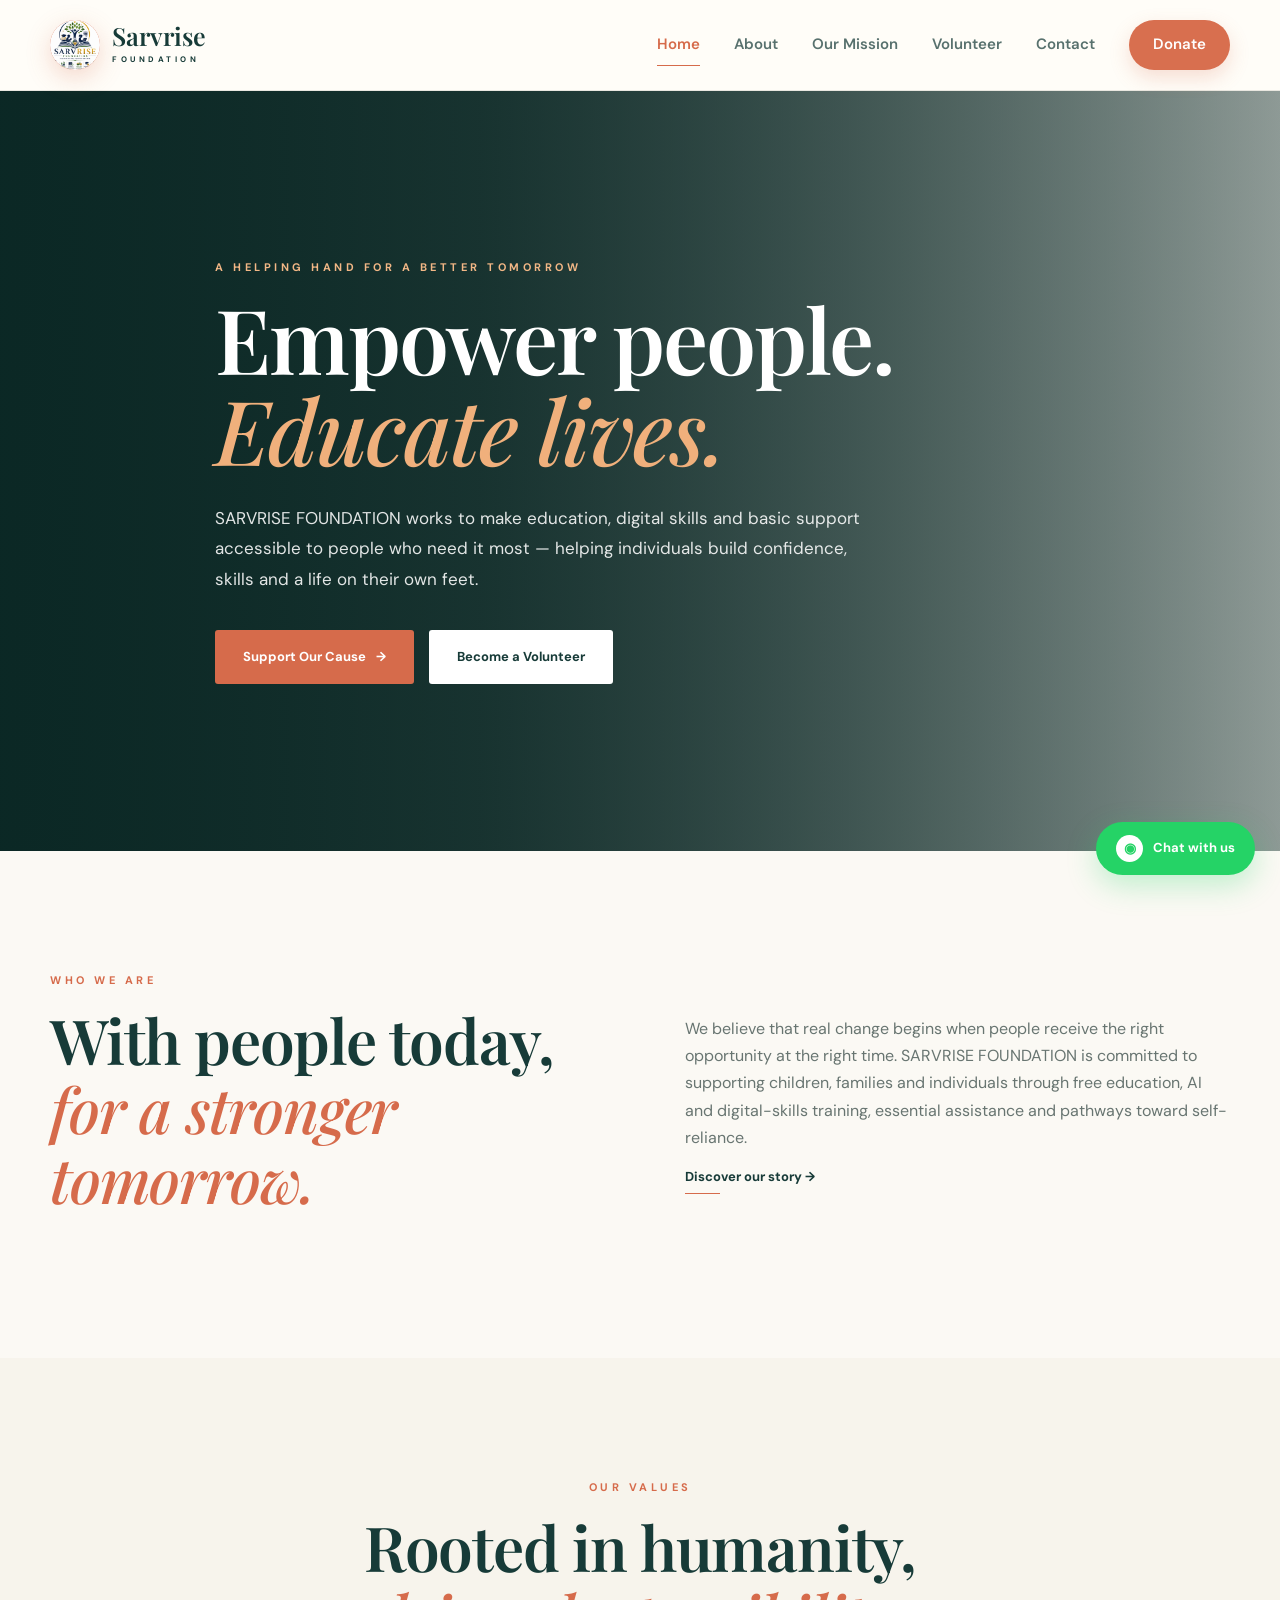
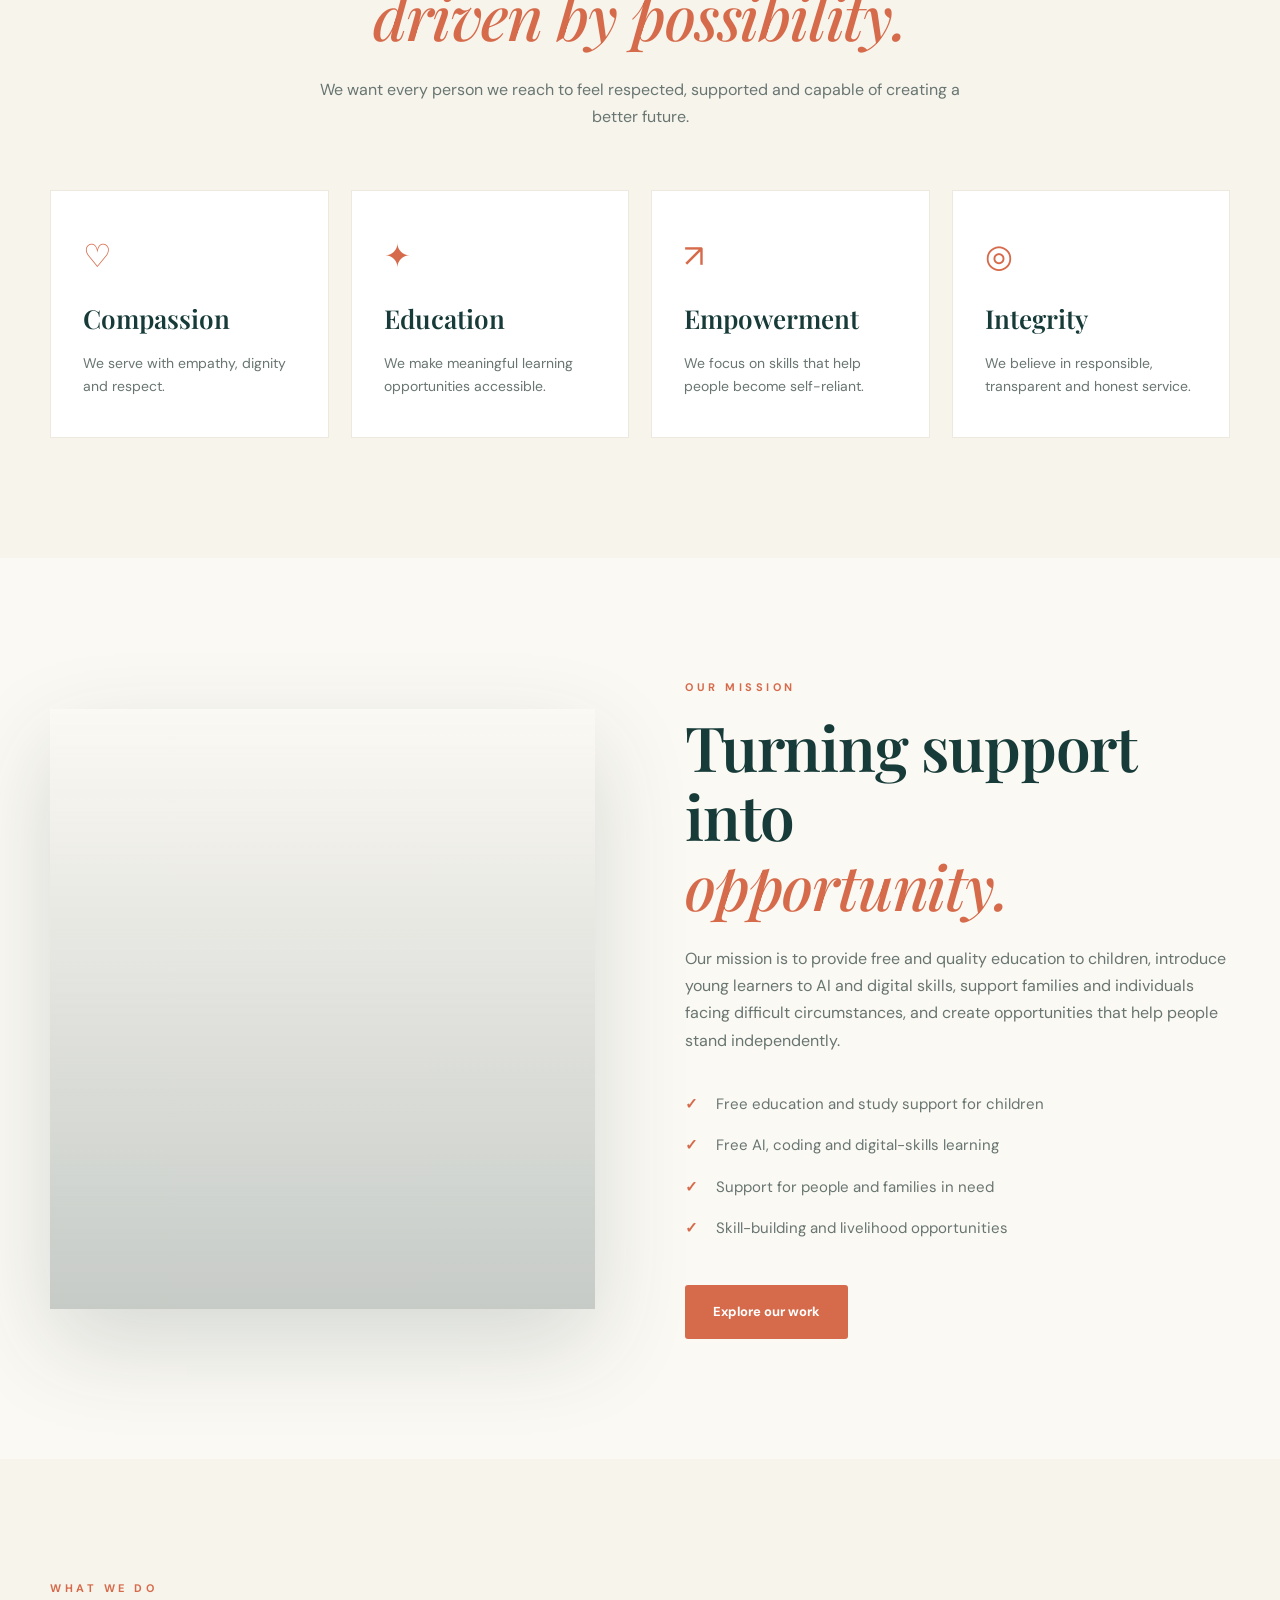
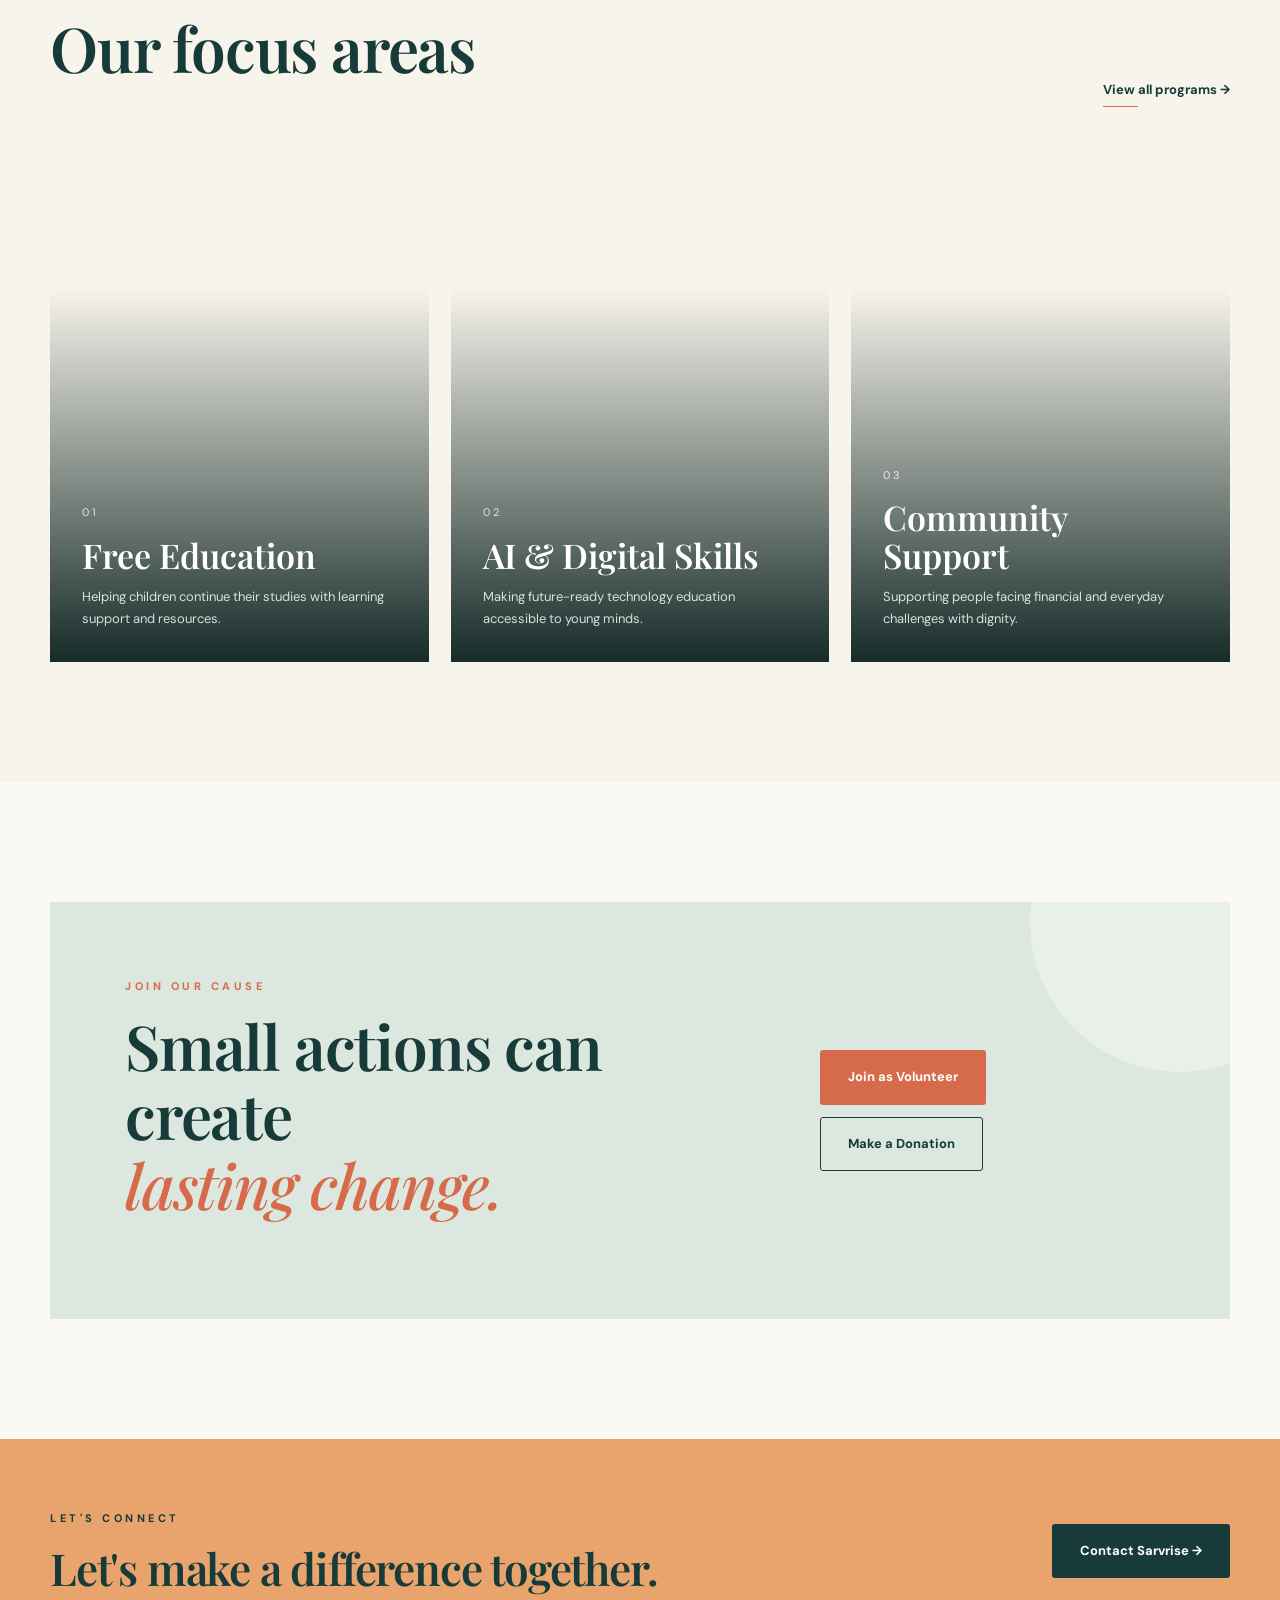
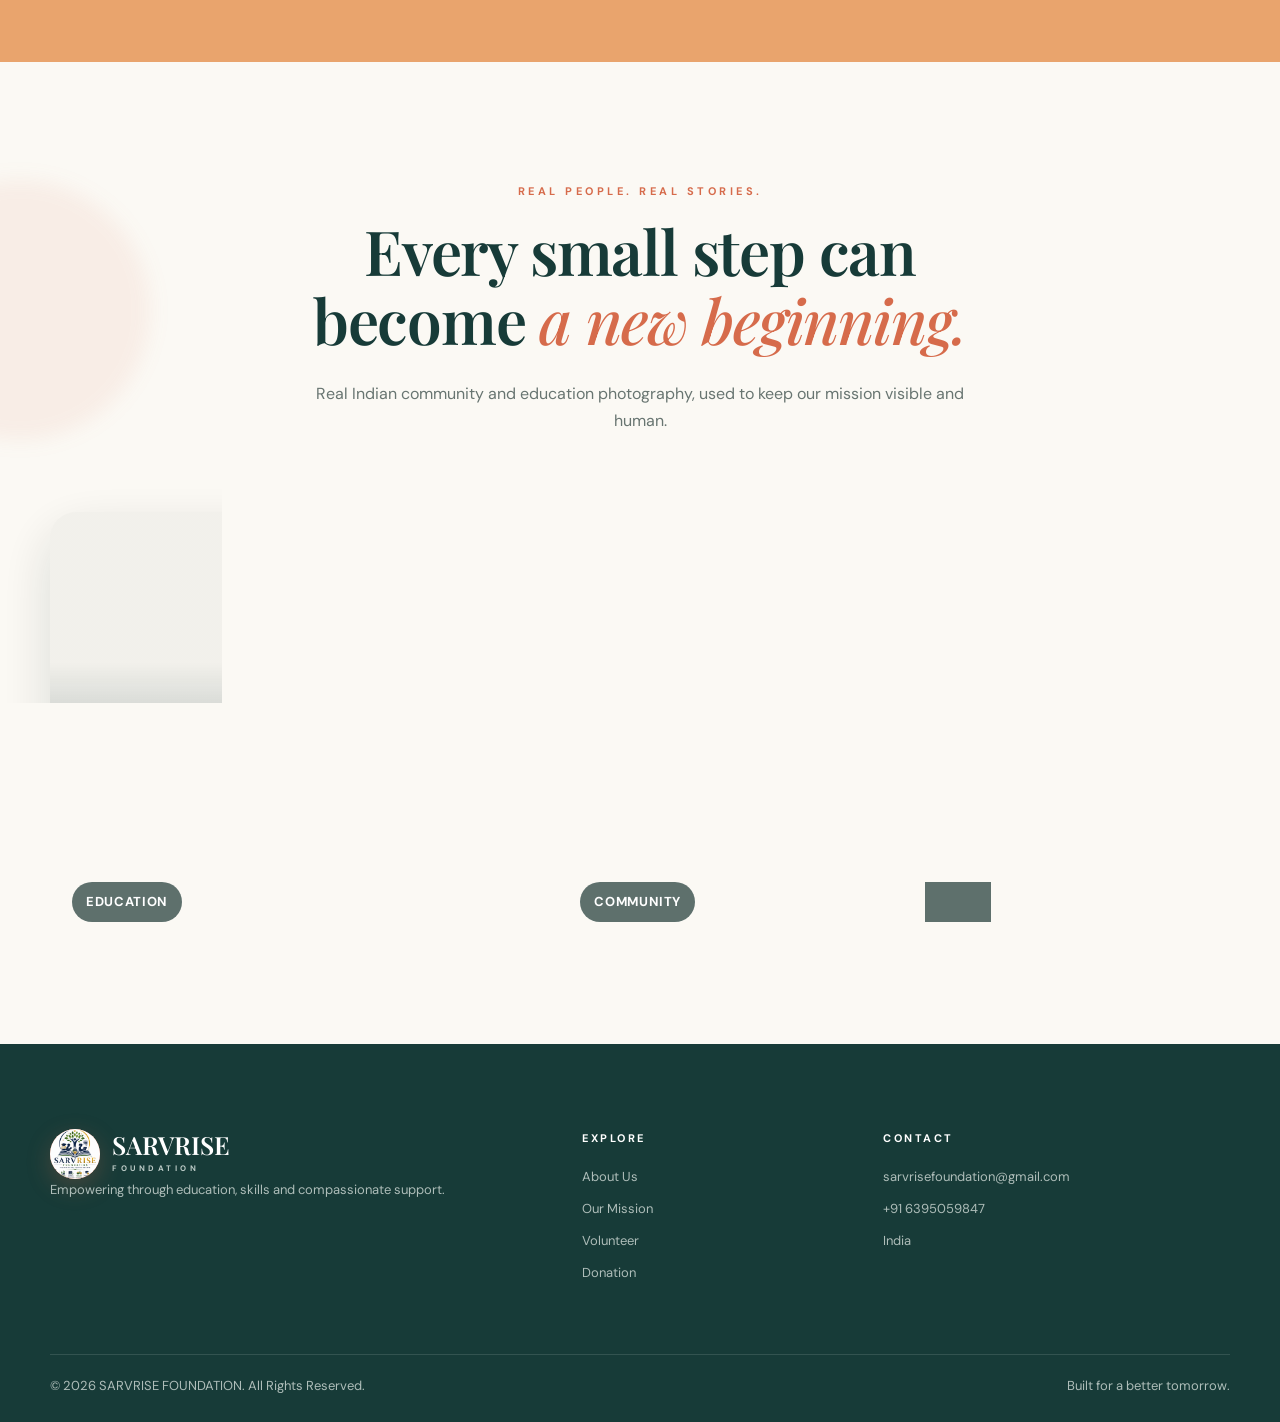
<file: index.html>
<!DOCTYPE html>
<html lang="en">
<head>
  <meta charset="UTF-8">
  <meta name="viewport" content="width=device-width, initial-scale=1.0">
  <meta name="description" content="SARVRISE FOUNDATION - Free education, AI education, livelihood support and help for people in need.">
  <title>SARVRISE FOUNDATION | Empower. Educate. Rise.</title>
  <link rel="preconnect" href="https://fonts.googleapis.com">
  <link rel="preconnect" href="https://fonts.gstatic.com" crossorigin>
  <link href="https://fonts.googleapis.com/css2?family=DM+Sans:wght@400;500;600;700&family=Playfair+Display:wght@500;600;700&display=swap" rel="stylesheet">
  <link rel="stylesheet" href="styles.css">
</head>
<body>
<header class="site-header" id="top">
  <div class="container nav-wrap">
    <a class="brand" href="index.html">
      <span class="brand-mark">
    <img src="assets/sarvrise-logo.png" alt="Sarvrise Foundation Logo">
</span>
      <span><strong>Sarvrise</strong><small>FOUNDATION</small></span>
    </a>
    <button class="menu-btn" aria-label="Open menu">☰</button>
    <nav class="nav">
      <a class="active" href="index.html">Home</a>
      <a href="about.html">About</a>
      <a href="programs.html">Our Mission</a>
      <a href="volunteer.html">Volunteer</a>
      <a href="contact.html">Contact</a>
      <a class="nav-donate" href="donate.html">Donate</a>
    </nav>
  </div>
</header>

<main>
<section class="hero">
  <div class="hero-overlay"></div>
  <div class="container hero-content">
    <p class="eyebrow">A helping hand for a better tomorrow</p>
    <h1>Empower people.<br><em>Educate lives.</em></h1>
    <p class="hero-copy">SARVRISE FOUNDATION works to make education, digital skills and basic support accessible to people who need it most — helping individuals build confidence, skills and a life on their own feet.</p>
    <div class="hero-actions">
      <a class="btn btn-primary" href="donate.html">Support Our Cause <span>→</span></a>
      <a class="btn btn-light" href="volunteer.html">Become a Volunteer</a>
    </div>
  </div>
</section>

<section class="intro section">
  <div class="container two-col">
    <div>
      <p class="eyebrow">Who we are</p>
      <h2>With people today,<br><em>for a stronger tomorrow.</em></h2>
    </div>
    <div>
      <p>We believe that real change begins when people receive the right opportunity at the right time. SARVRISE FOUNDATION is committed to supporting children, families and individuals through free education, AI and digital-skills training, essential assistance and pathways toward self-reliance.</p>
      <a class="text-link" href="about.html">Discover our story <span>→</span></a>
    </div>
  </div>
</section>

<section class="value section soft">
  <div class="container">
    <div class="section-heading centered">
      <p class="eyebrow">Our values</p>
      <h2>Rooted in humanity,<br><em>driven by possibility.</em></h2>
      <p>We want every person we reach to feel respected, supported and capable of creating a better future.</p>
    </div>
    <div class="cards four">
      <article class="card"><div class="icon">♡</div><h3>Compassion</h3><p>We serve with empathy, dignity and respect.</p></article>
      <article class="card"><div class="icon">✦</div><h3>Education</h3><p>We make meaningful learning opportunities accessible.</p></article>
      <article class="card"><div class="icon">↗</div><h3>Empowerment</h3><p>We focus on skills that help people become self-reliant.</p></article>
      <article class="card"><div class="icon">◎</div><h3>Integrity</h3><p>We believe in responsible, transparent and honest service.</p></article>
    </div>
  </div>
</section>

<section class="mission section">
  <div class="container two-col image-layout">
    <div class="photo photo-one" role="img" aria-label="Children learning"></div>
    <div class="mission-copy">
      <p class="eyebrow">Our mission</p>
      <h2>Turning support into<br><em>opportunity.</em></h2>
      <p>Our mission is to provide free and quality education to children, introduce young learners to AI and digital skills, support families and individuals facing difficult circumstances, and create opportunities that help people stand independently.</p>
      <ul class="check-list">
        <li>Free education and study support for children</li>
        <li>Free AI, coding and digital-skills learning</li>
        <li>Support for people and families in need</li>
        <li>Skill-building and livelihood opportunities</li>
      </ul>
      <a class="btn btn-primary" href="programs.html">Explore our work</a>
    </div>
  </div>
</section>

<section class="project section soft">
  <div class="container">
    <div class="section-heading">
      <div><p class="eyebrow">What we do</p><h2>Our focus areas</h2></div>
      <a class="text-link" href="programs.html">View all programs →</a>
    </div>
    <div class="project-grid">
      <article class="project-card project-education"><div class="project-info"><span>01</span><h3>Free Education</h3><p>Helping children continue their studies with learning support and resources.</p></div></article>
      <article class="project-card project-ai"><div class="project-info"><span>02</span><h3>AI & Digital Skills</h3><p>Making future-ready technology education accessible to young minds.</p></div></article>
      <article class="project-card project-support"><div class="project-info"><span>03</span><h3>Community Support</h3><p>Supporting people facing financial and everyday challenges with dignity.</p></div></article>
    </div>
  </div>
</section>

<section class="cta section">
  <div class="container cta-box">
    <div><p class="eyebrow">Join our cause</p><h2>Small actions can create<br><em>lasting change.</em></h2></div>
    <div class="cta-actions"><a class="btn btn-primary" href="volunteer.html">Join as Volunteer</a><a class="btn btn-outline" href="donate.html">Make a Donation</a></div>
  </div>
</section>

<section class="contact-strip">
  <div class="container contact-strip-inner">
    <div><p class="eyebrow">Let's connect</p><h2>Let's make a difference together.</h2></div>
    <a class="btn btn-dark" href="contact.html">Contact Sarvrise →</a>
  </div>
</section>
<section class="impact-gallery section">
  <div class="container">
    <div class="section-heading centered">
      <p class="eyebrow">Real people. Real stories.</p>
      <h2>Every small step can become <em>a new beginning.</em></h2>
      <p>Real Indian community and education photography, used to keep our mission visible and human.</p>
    </div>
    <div class="impact-gallery-grid">
      <figure class="impact-photo impact-photo-1"><span>Education</span></figure>
      <figure class="impact-photo impact-photo-2"><span>Community</span></figure>
      <figure class="impact-photo impact-photo-3"><span>Hope</span></figure>
    </div>
  </div>
</section>

</main>

<footer class="footer">
  <div class="container footer-grid">
    <div><a class="brand brand-footer" href="index.html"><span class="brand-mark">
    <img src="assets/sarvrise-logo.png" alt="Sarvrise Foundation Logo">
</span><span><strong>SARVRISE</strong><small>FOUNDATION</small></span></a><p>Empowering through education, skills and compassionate support.</p></div>
    <div><h4>Explore</h4><a href="about.html">About Us</a><a href="programs.html">Our Mission</a><a href="volunteer.html">Volunteer</a><a href="donate.html">Donation</a></div>
    <div><h4>Contact</h4><a href="mailto:sarvrisefoundation@gmail.com">sarvrisefoundation@gmail.com</a><a href="tel:+916395059847">+91 6395059847</a><span>India</span></div>
  </div>
  <div class="container copyright"><span>© 2026 SARVRISE FOUNDATION. All Rights Reserved.</span><span>Built for a better tomorrow.</span></div>
</footer>
<script src="script.js"></script>
</body>
</html>
</file>
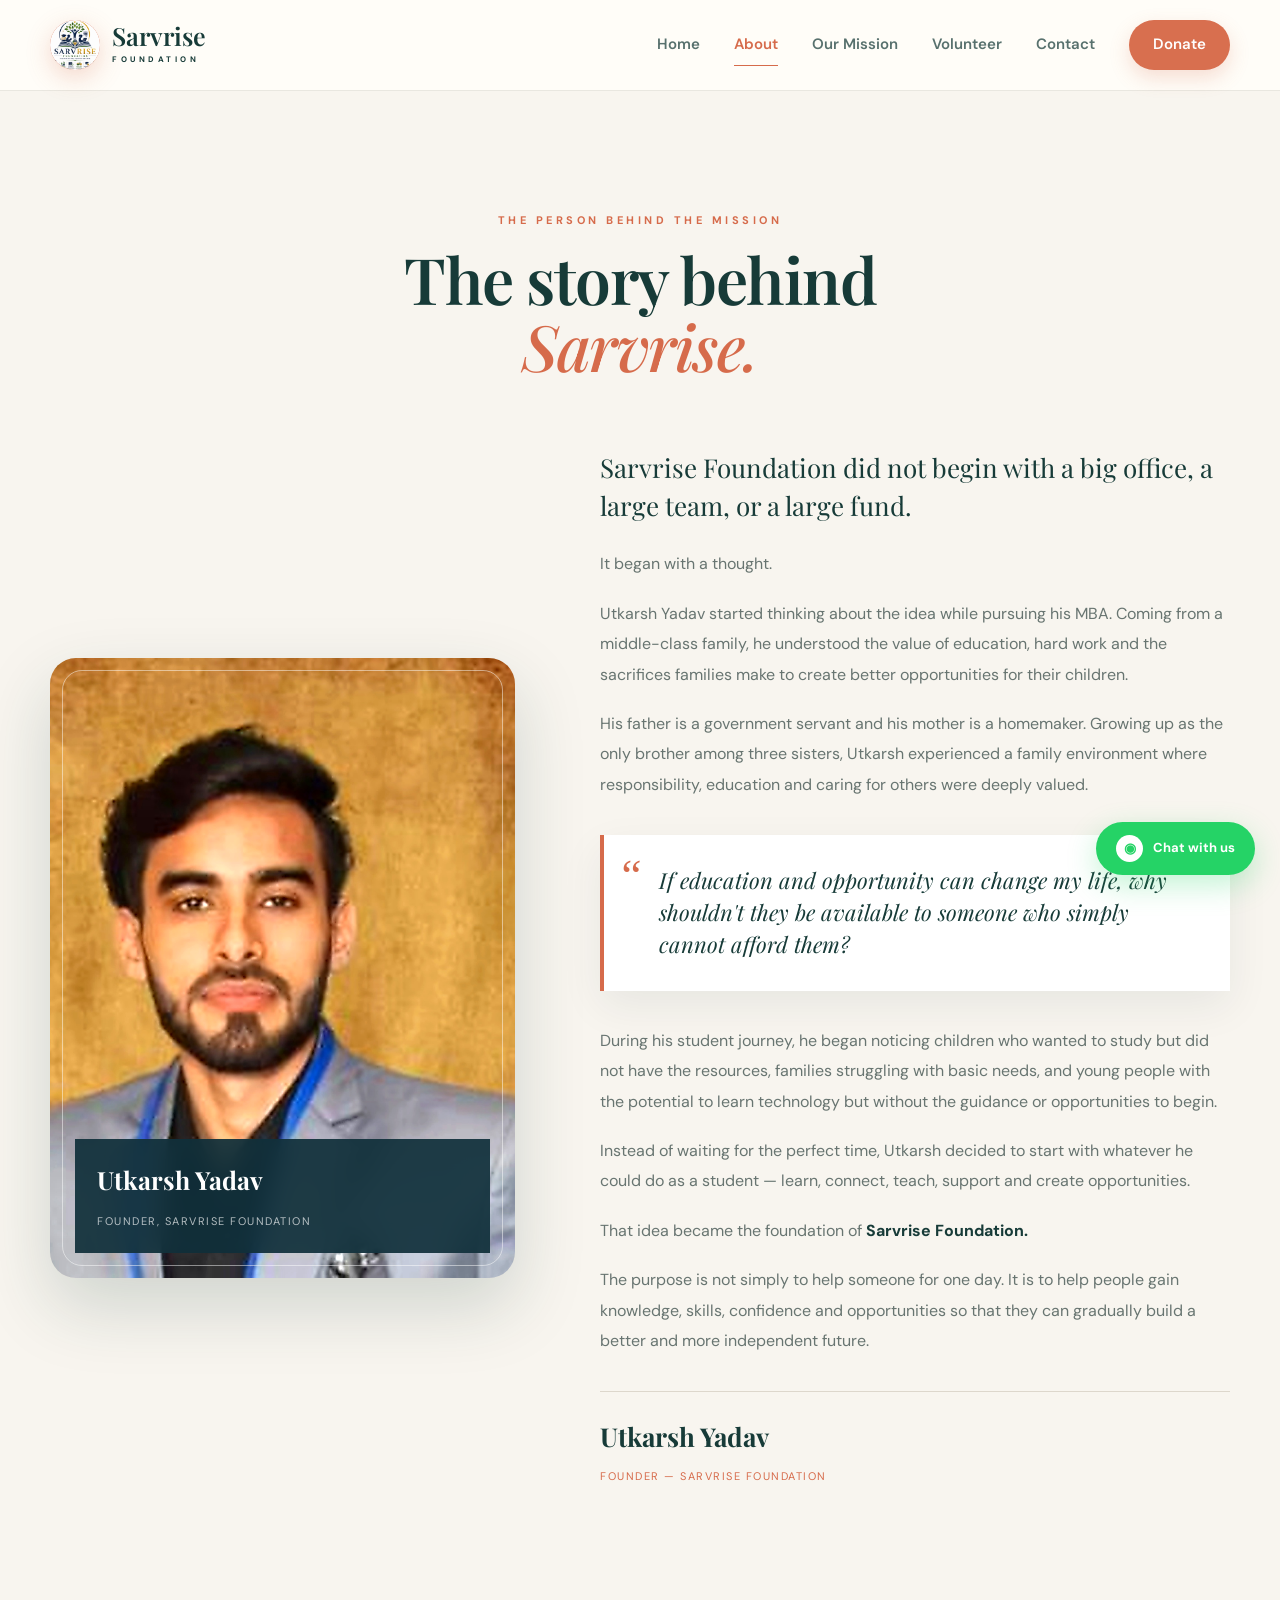
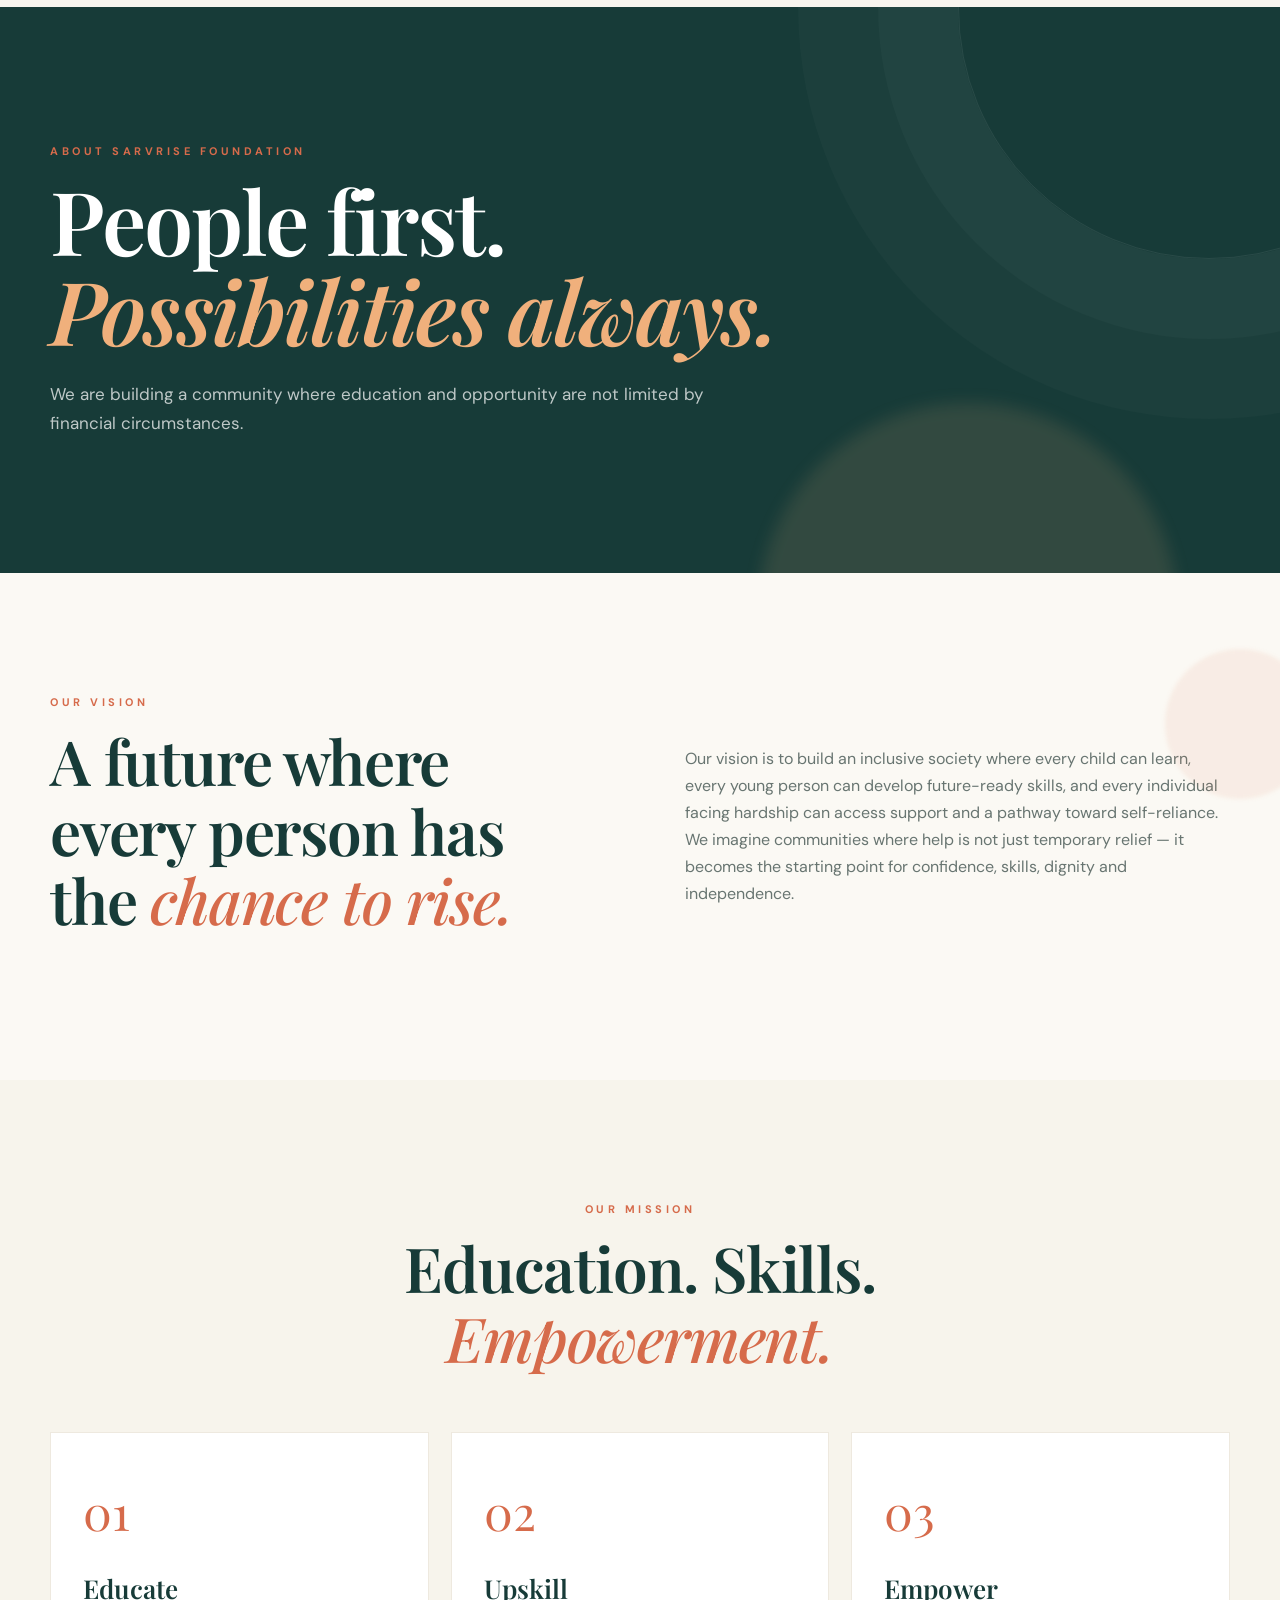
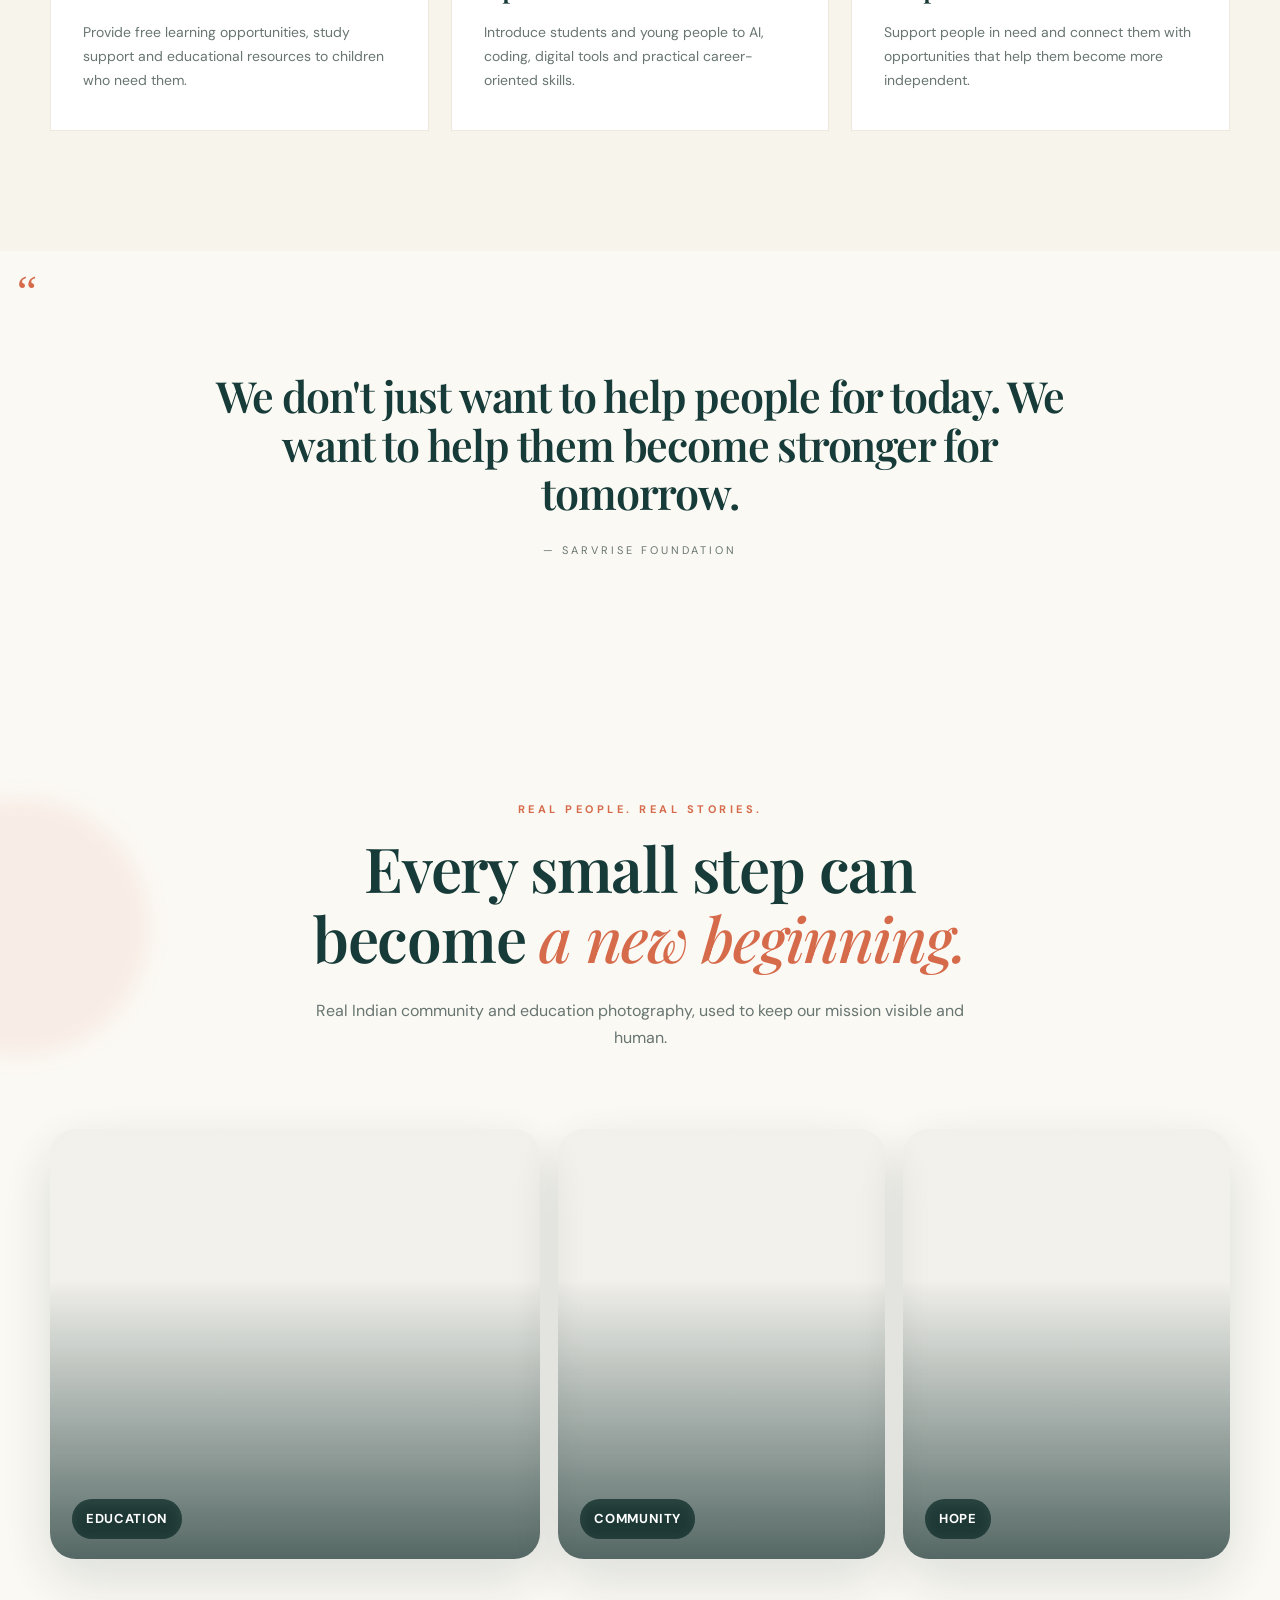
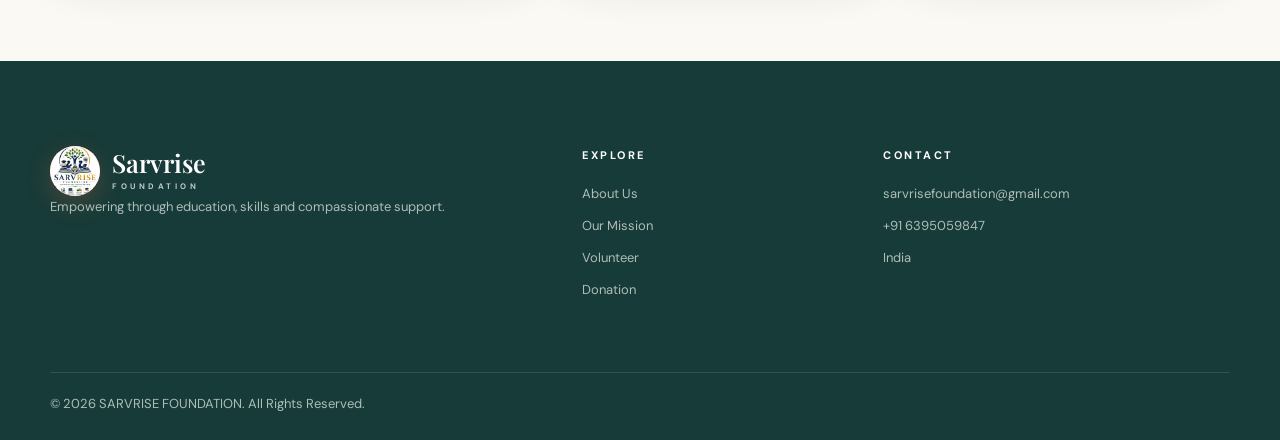
<file: about.html>
<!DOCTYPE html>
<html lang="en"><head>
<meta charset="UTF-8"><meta name="viewport" content="width=device-width, initial-scale=1.0">
<title>About | SARVRISE FOUNDATION</title>
<link rel="preconnect" href="https://fonts.googleapis.com"><link rel="preconnect" href="https://fonts.gstatic.com" crossorigin>
<link href="https://fonts.googleapis.com/css2?family=DM+Sans:wght@400;500;600;700&family=Playfair+Display:wght@500;600;700&display=swap" rel="stylesheet">
<link rel="stylesheet" href="styles.css"></head>
<body>
<header class="site-header"><div class="container nav-wrap"><a class="brand" href="index.html"><span class="brand-mark">
    <img src="assets/sarvrise-logo.png" alt="Sarvrise Foundation Logo">
</span><span><strong>Sarvrise</strong><small>FOUNDATION</small></span></a><button class="menu-btn">☰</button><nav class="nav"><a href="index.html">Home</a><a class="active" href="about.html">About</a><a href="programs.html">Our Mission</a><a href="volunteer.html">Volunteer</a><a href="contact.html">Contact</a><a class="nav-donate" href="donate.html">Donate</a></nav></div></header>
<!-- =====================================================
     FOUNDER STORY
     ===================================================== -->

<section class="founder-story">

    <div class="container">

        <div class="founder-heading">

            <p class="eyebrow">
                THE PERSON BEHIND THE MISSION
            </p>

            <h2>
                The story behind
                <em>Sarvrise.</em>
            </h2>

        </div>


        <div class="founder-grid">


            <!-- FOUNDER IMAGE -->

            <div class="founder-image">

                <!--
                    Replace founder-photo.jpg
                    with your actual founder photo
                -->

                <img
                    src="assets/founder-photo.jpg"
                    alt="Utkarsh Yadav - Founder of Sarvrise Foundation"
                >

                <div class="founder-image-caption">

                    <strong>
                        Utkarsh Yadav
                    </strong>

                    <span>
                        Founder, Sarvrise Foundation
                    </span>

                </div>

            </div>


            <!-- FOUNDER STORY -->

            <div class="founder-content">

                <p class="founder-intro">
                    Sarvrise Foundation did not begin with a big
                    office, a large team, or a large fund.
                </p>

                <p>
                    It began with a thought.
                </p>

                <p>
                    Utkarsh Yadav started thinking about the idea
                    while pursuing his MBA. Coming from a
                    middle-class family, he understood the value
                    of education, hard work and the sacrifices
                    families make to create better opportunities
                    for their children.
                </p>

                <p>
                    His father is a government servant and his
                    mother is a homemaker. Growing up as the only
                    brother among three sisters, Utkarsh experienced
                    a family environment where responsibility,
                    education and caring for others were deeply
                    valued.
                </p>

                <div class="founder-quote">

                    <span class="quote-mark">
                        “
                    </span>

                    <p>
                        If education and opportunity can change
                        my life, why shouldn't they be available
                        to someone who simply cannot afford them?
                    </p>

                </div>

                <p>
                    During his student journey, he began noticing
                    children who wanted to study but did not have
                    the resources, families struggling with basic
                    needs, and young people with the potential to
                    learn technology but without the guidance or
                    opportunities to begin.
                </p>

                <p>
                    Instead of waiting for the perfect time,
                    Utkarsh decided to start with whatever he
                    could do as a student — learn, connect,
                    teach, support and create opportunities.
                </p>

                <p>
                    That idea became the foundation of
                    <strong>Sarvrise Foundation.</strong>
                </p>

                <p>
                    The purpose is not simply to help someone
                    for one day. It is to help people gain
                    knowledge, skills, confidence and opportunities
                    so that they can gradually build a better and
                    more independent future.
                </p>

                <div class="founder-signature">

                    <strong>
                        Utkarsh Yadav
                    </strong>

                    <span>
                        Founder — Sarvrise Foundation
                    </span>

                </div>

            </div>

        </div>

    </div>

</section>
<main>
<section class="page-hero"><div class="container"><p class="eyebrow">About SARVRISE FOUNDATION</p><h1>People first.<br><em>Possibilities always.</em></h1><p>We are building a community where education and opportunity are not limited by financial circumstances.</p></div></section>
<section class="section"><div class="container two-col"><div><p class="eyebrow">Our vision</p><h2>A future where every person has the <em>chance to rise.</em></h2></div><div><p>Our vision is to build an inclusive society where every child can learn, every young person can develop future-ready skills, and every individual facing hardship can access support and a pathway toward self-reliance.</p><p>We imagine communities where help is not just temporary relief — it becomes the starting point for confidence, skills, dignity and independence.</p></div></div></section>
<section class="section soft"><div class="container"><div class="section-heading centered"><p class="eyebrow">Our mission</p><h2>Education. Skills. <em>Empowerment.</em></h2></div><div class="cards three"><article class="card"><div class="number">01</div><h3>Educate</h3><p>Provide free learning opportunities, study support and educational resources to children who need them.</p></article><article class="card"><div class="number">02</div><h3>Upskill</h3><p>Introduce students and young people to AI, coding, digital tools and practical career-oriented skills.</p></article><article class="card"><div class="number">03</div><h3>Empower</h3><p>Support people in need and connect them with opportunities that help them become more independent.</p></article></div></div></section>
<section class="section"><div class="container quote-box"><span class="quote-mark">“</span><h2>We don't just want to help people for today. We want to help them become stronger for tomorrow.</h2><p>— SARVRISE FOUNDATION</p></div></section>
<section class="impact-gallery section">
  <div class="container">
    <div class="section-heading centered">
      <p class="eyebrow">Real people. Real stories.</p>
      <h2>Every small step can become <em>a new beginning.</em></h2>
      <p>Real Indian community and education photography, used to keep our mission visible and human.</p>
    </div>
    <div class="impact-gallery-grid">
      <figure class="impact-photo impact-photo-1"><span>Education</span></figure>
      <figure class="impact-photo impact-photo-2"><span>Community</span></figure>
      <figure class="impact-photo impact-photo-3"><span>Hope</span></figure>
    </div>
  </div>
</section>

</main>
<footer class="footer"><div class="container footer-grid"><div><a class="brand brand-footer" href="index.html"><span class="brand-mark">
    <img src="assets/sarvrise-logo.png" alt="Sarvrise Foundation Logo">
</span><span><strong>Sarvrise</strong><small>FOUNDATION</small></span></a><p>Empowering through education, skills and compassionate support.</p></div><div><h4>Explore</h4><a href="about.html">About Us</a><a href="programs.html">Our Mission</a><a href="volunteer.html">Volunteer</a><a href="donate.html">Donation</a></div><div><h4>Contact</h4><a href="mailto:sarvrisefoundation@gmail.com">sarvrisefoundation@gmail.com</a><a href="tel: +91 6395059847"> +91 6395059847</a><span>India</span></div></div><div class="container copyright"><span>© 2026 SARVRISE FOUNDATION. All Rights Reserved.</span></div></footer>
<script src="script.js"></script></body></html>
</file>
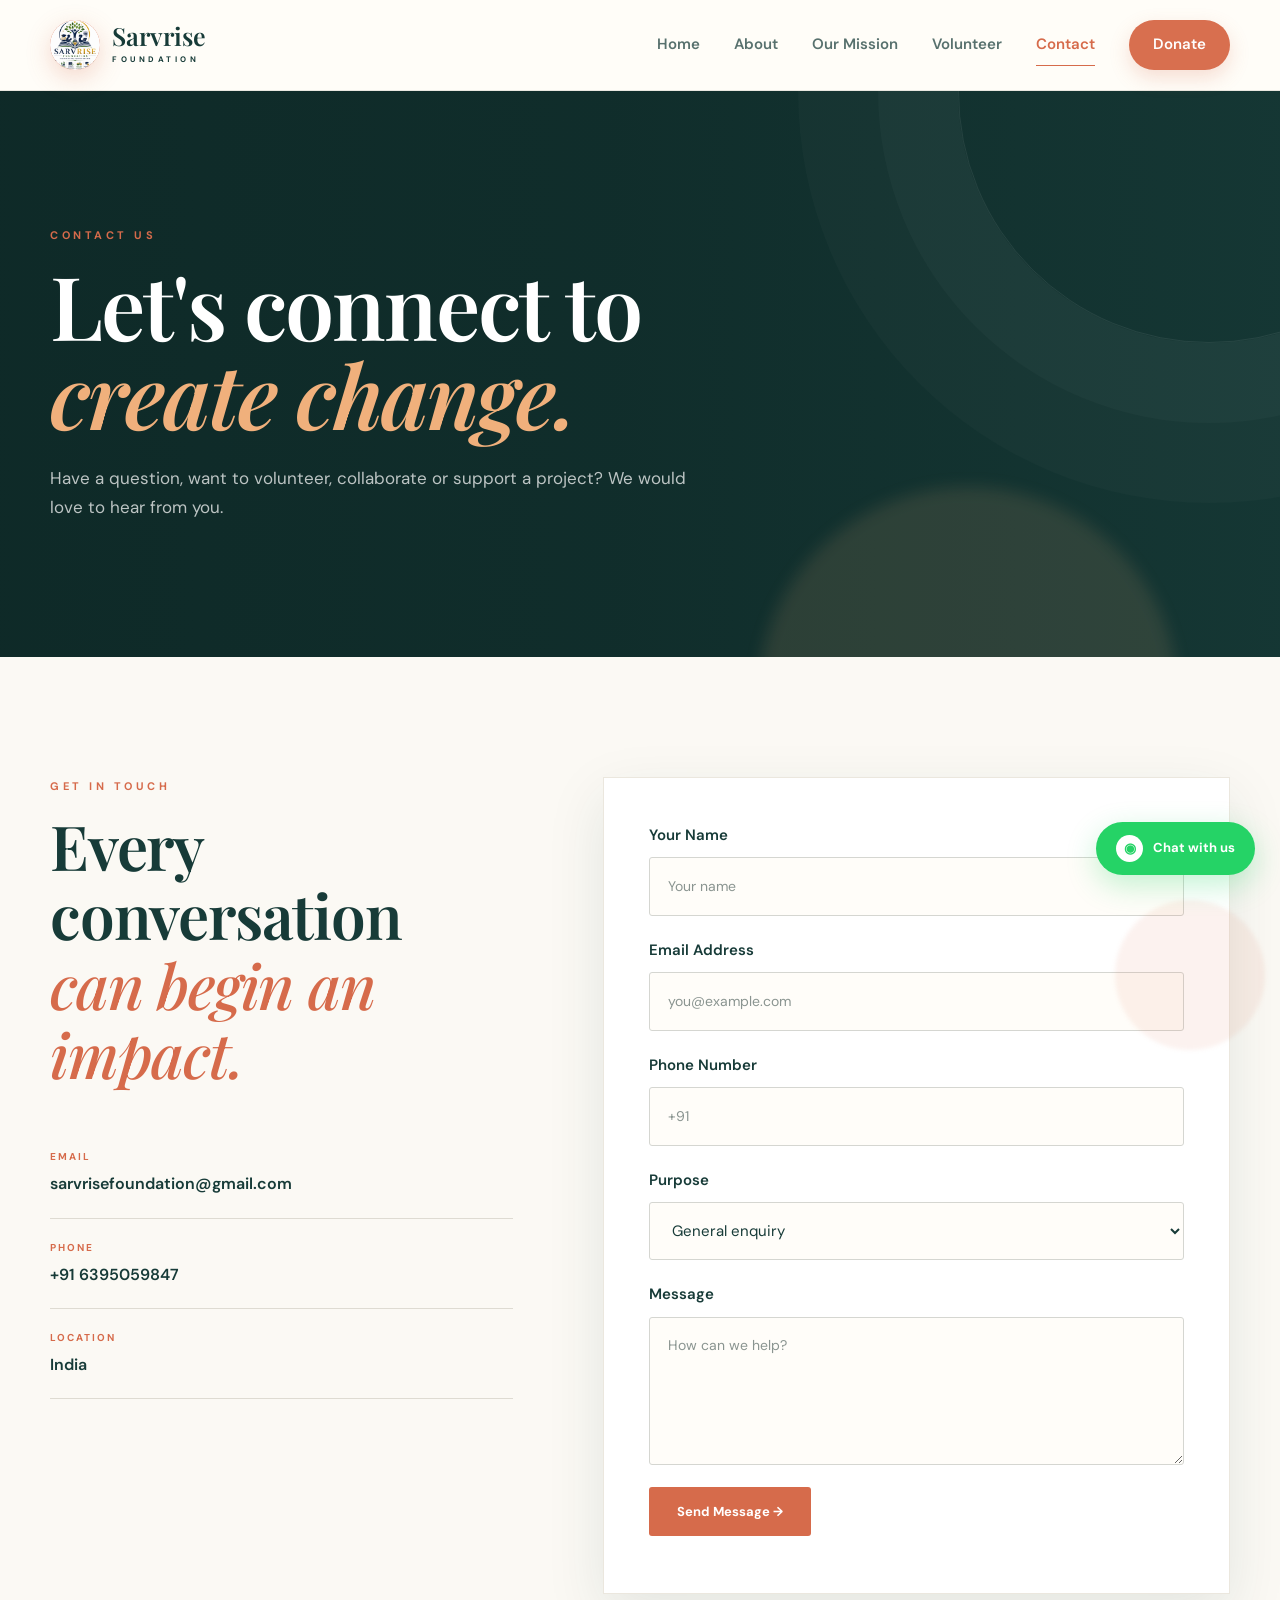
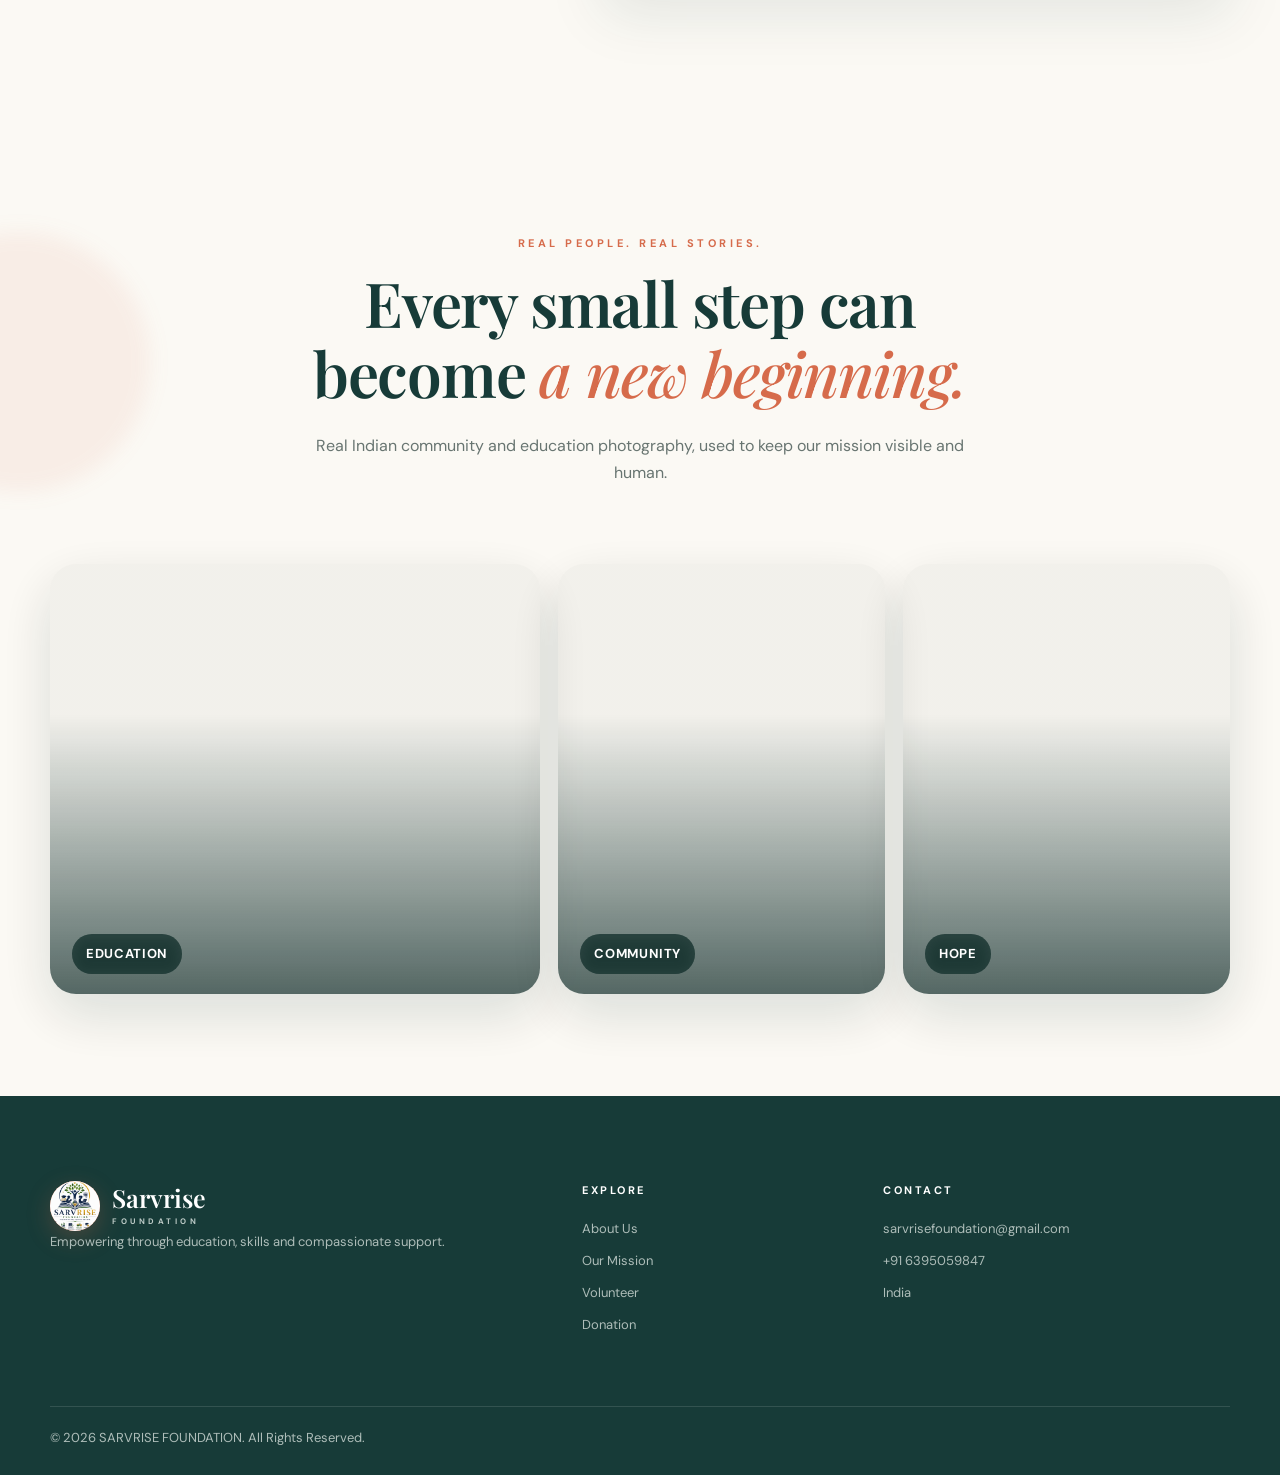
<file: contact.html>
<!DOCTYPE html>
<html lang="en"><head>
<meta charset="UTF-8"><meta name="viewport" content="width=device-width, initial-scale=1.0">
<title>Contact | SARVRISE FOUNDATION</title>
<link rel="preconnect" href="https://fonts.googleapis.com"><link rel="preconnect" href="https://fonts.gstatic.com" crossorigin>
<link href="https://fonts.googleapis.com/css2?family=DM+Sans:wght@400;500;600;700&family=Playfair+Display:wght@500;600;700&display=swap" rel="stylesheet"><link rel="stylesheet" href="styles.css"></head>
<body>
<header class="site-header"><div class="container nav-wrap"><a class="brand" href="index.html"><span class="brand-mark">
    <img src="assets/sarvrise-logo.png" alt="Sarvrise Foundation Logo">
</span><span><strong>Sarvrise</strong><small>FOUNDATION</small></span></a><button class="menu-btn">☰</button><nav class="nav"><a href="index.html">Home</a><a href="about.html">About</a><a href="programs.html">Our Mission</a><a href="volunteer.html">Volunteer</a><a class="active" href="contact.html">Contact</a><a class="nav-donate" href="donate.html">Donate</a></nav></div></header>
<main>
<section class="page-hero"><div class="container"><p class="eyebrow">Contact us</p><h1>Let's connect to<br><em>create change.</em></h1><p>Have a question, want to volunteer, collaborate or support a project? We would love to hear from you.</p></div></section>
<section class="section"><div class="container form-layout"><div><p class="eyebrow">Get in touch</p><h2>Every conversation<br><em>can begin an impact.</em></h2><div class="contact-details"><div><span>Email</span><a href="mailto:sarvrisefoundation@gmail.com">sarvrisefoundation@gmail.com</a></div><div><span>Phone</span><a href="tel:+916395059847"> +91 6395059847</a></div><div><span>Location</span><p>India</p></div></div></div><form class="form-card" onsubmit="demoSubmit(event)"><label>Your Name<input required type="text" placeholder="Your name"></label><label>Email Address<input required type="email" placeholder="you@example.com"></label><label>Phone Number<input type="tel" placeholder="+91"></label><label>Purpose<select><option>General enquiry</option><option>Volunteer</option><option>Donation</option><option>Partnership</option><option>Education support</option></select></label><label>Message<textarea rows="5" placeholder="How can we help?"></textarea></label><button class="btn btn-primary" type="submit">Send Message →</button><p class="form-note" id="formMessage"></p></form></div></section>
<section class="impact-gallery section">
  <div class="container">
    <div class="section-heading centered">
      <p class="eyebrow">Real people. Real stories.</p>
      <h2>Every small step can become <em>a new beginning.</em></h2>
      <p>Real Indian community and education photography, used to keep our mission visible and human.</p>
    </div>
    <div class="impact-gallery-grid">
      <figure class="impact-photo impact-photo-1"><span>Education</span></figure>
      <figure class="impact-photo impact-photo-2"><span>Community</span></figure>
      <figure class="impact-photo impact-photo-3"><span>Hope</span></figure>
    </div>
  </div>
</section>

</main>
<footer class="footer"><div class="container footer-grid"><div><a class="brand brand-footer" href="index.html"><span class="brand-mark">
    <img src="assets/sarvrise-logo.png" alt="Sarvrise Foundation Logo">
</span><span><strong>Sarvrise</strong><small>FOUNDATION</small></span></a><p>Empowering through education, skills and compassionate support.</p></div><div><h4>Explore</h4><a href="about.html">About Us</a><a href="programs.html">Our Mission</a><a href="volunteer.html">Volunteer</a><a href="donate.html">Donation</a></div><div><h4>Contact</h4><a href="mailto:sarvrisefoundation@gmail.com">sarvrisefoundation@gmail.com</a><a href="tel:+916395059847"> +91 6395059847</a><span>India</span></div></div><div class="container copyright"><span>© 2026 SARVRISE FOUNDATION. All Rights Reserved.</span></div></footer>
<script src="script.js"></script></body></html>
</file>
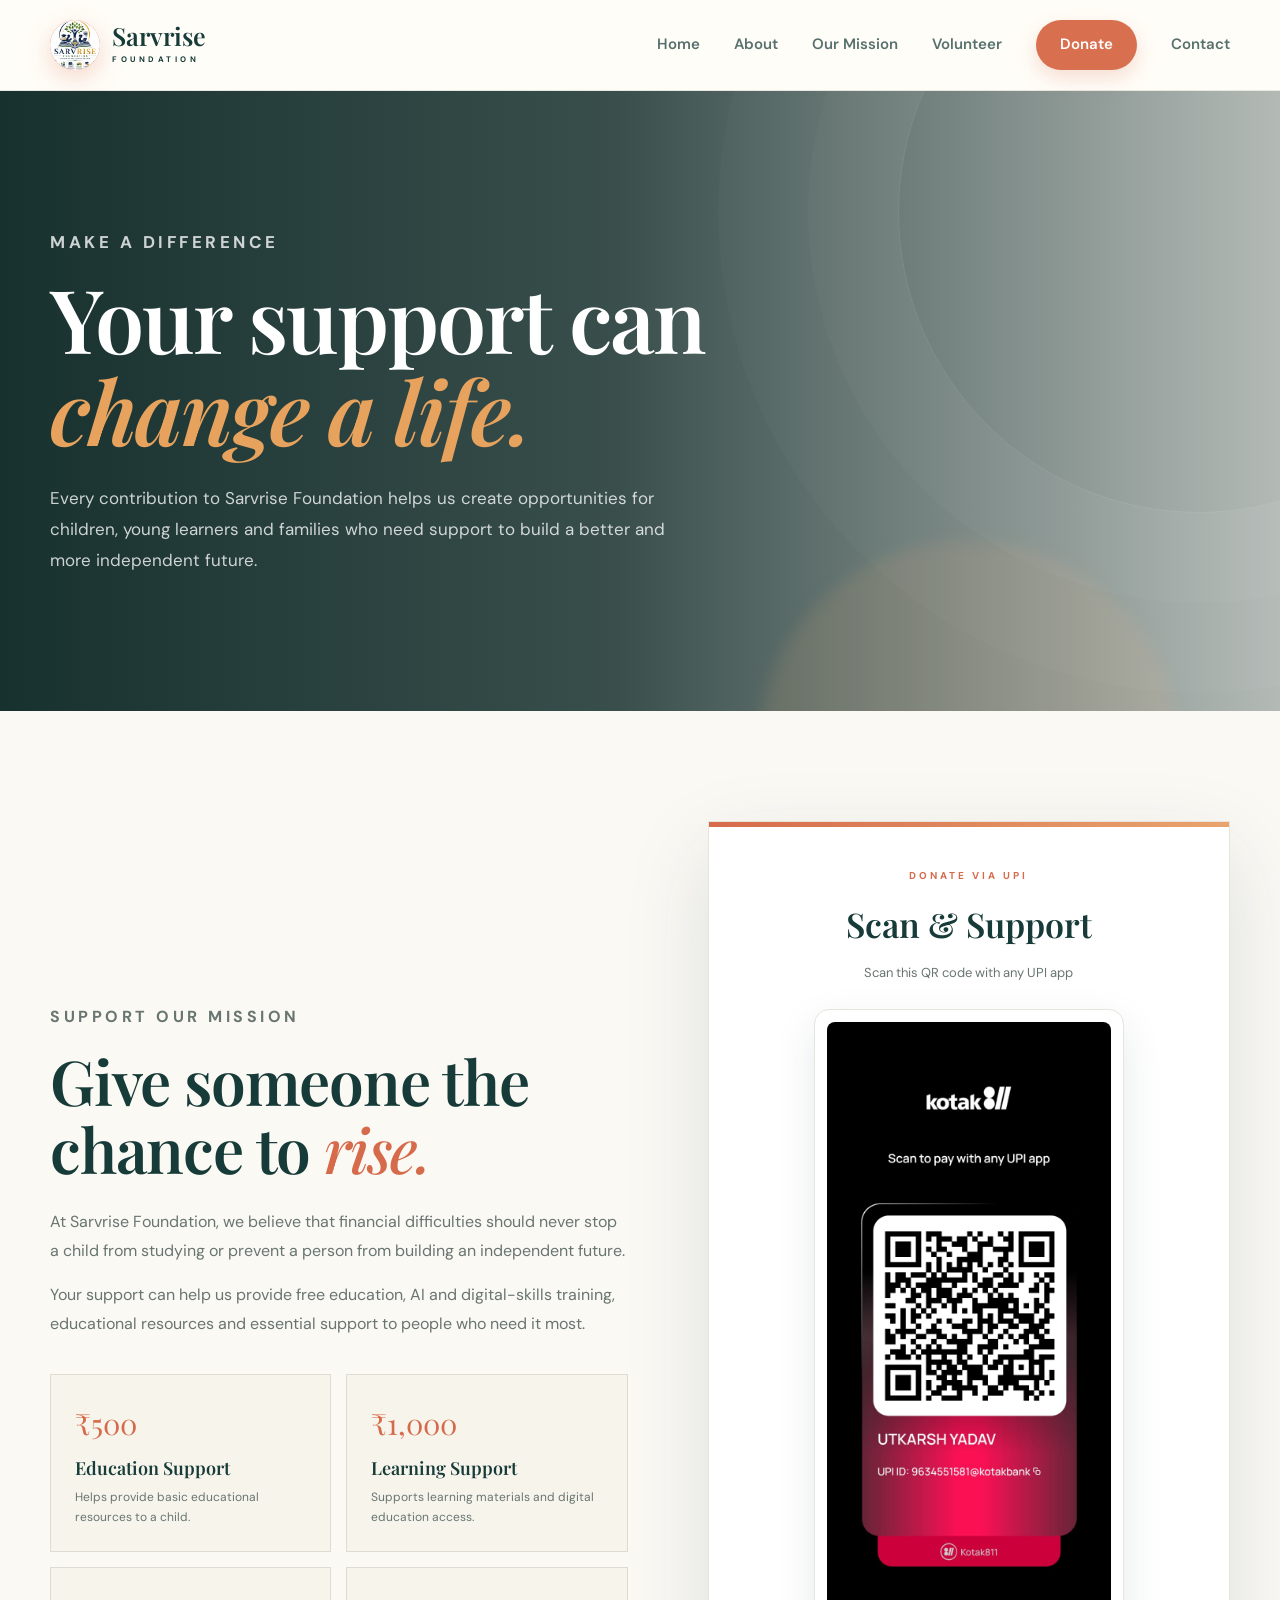
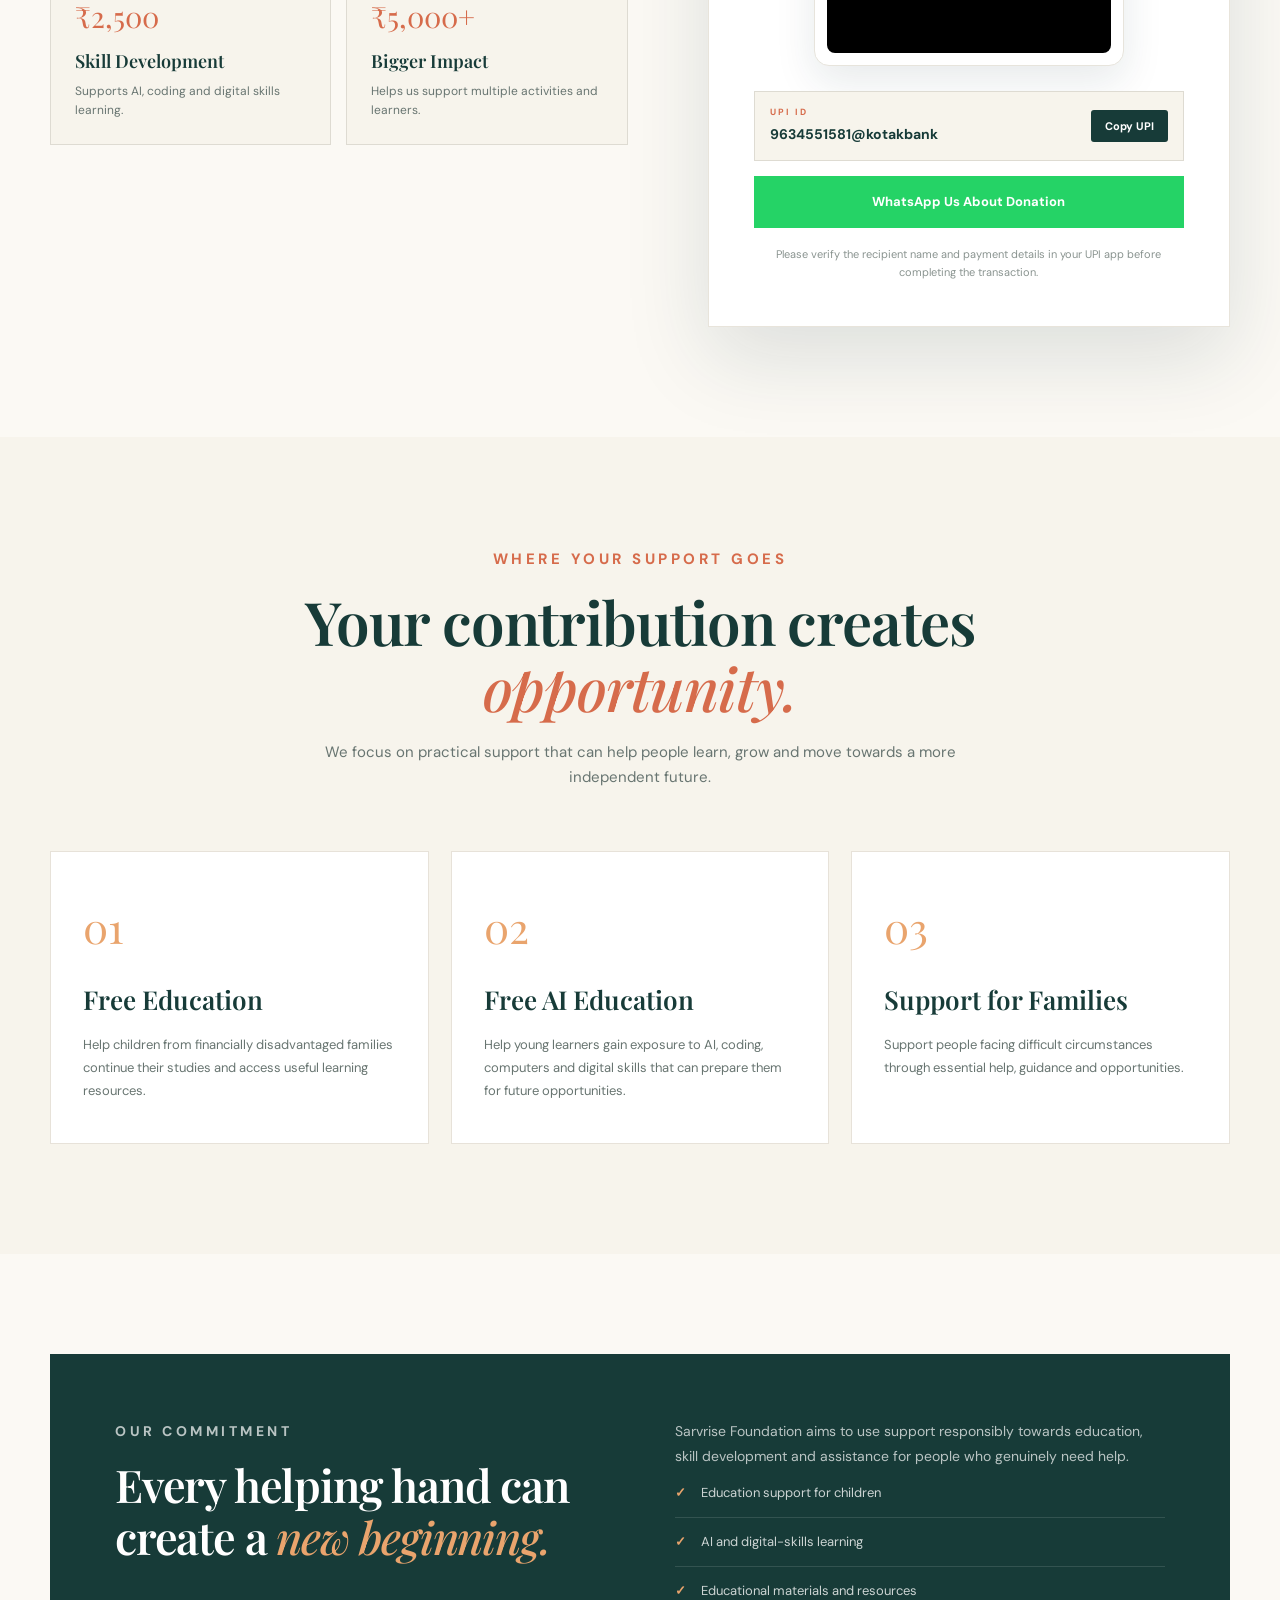
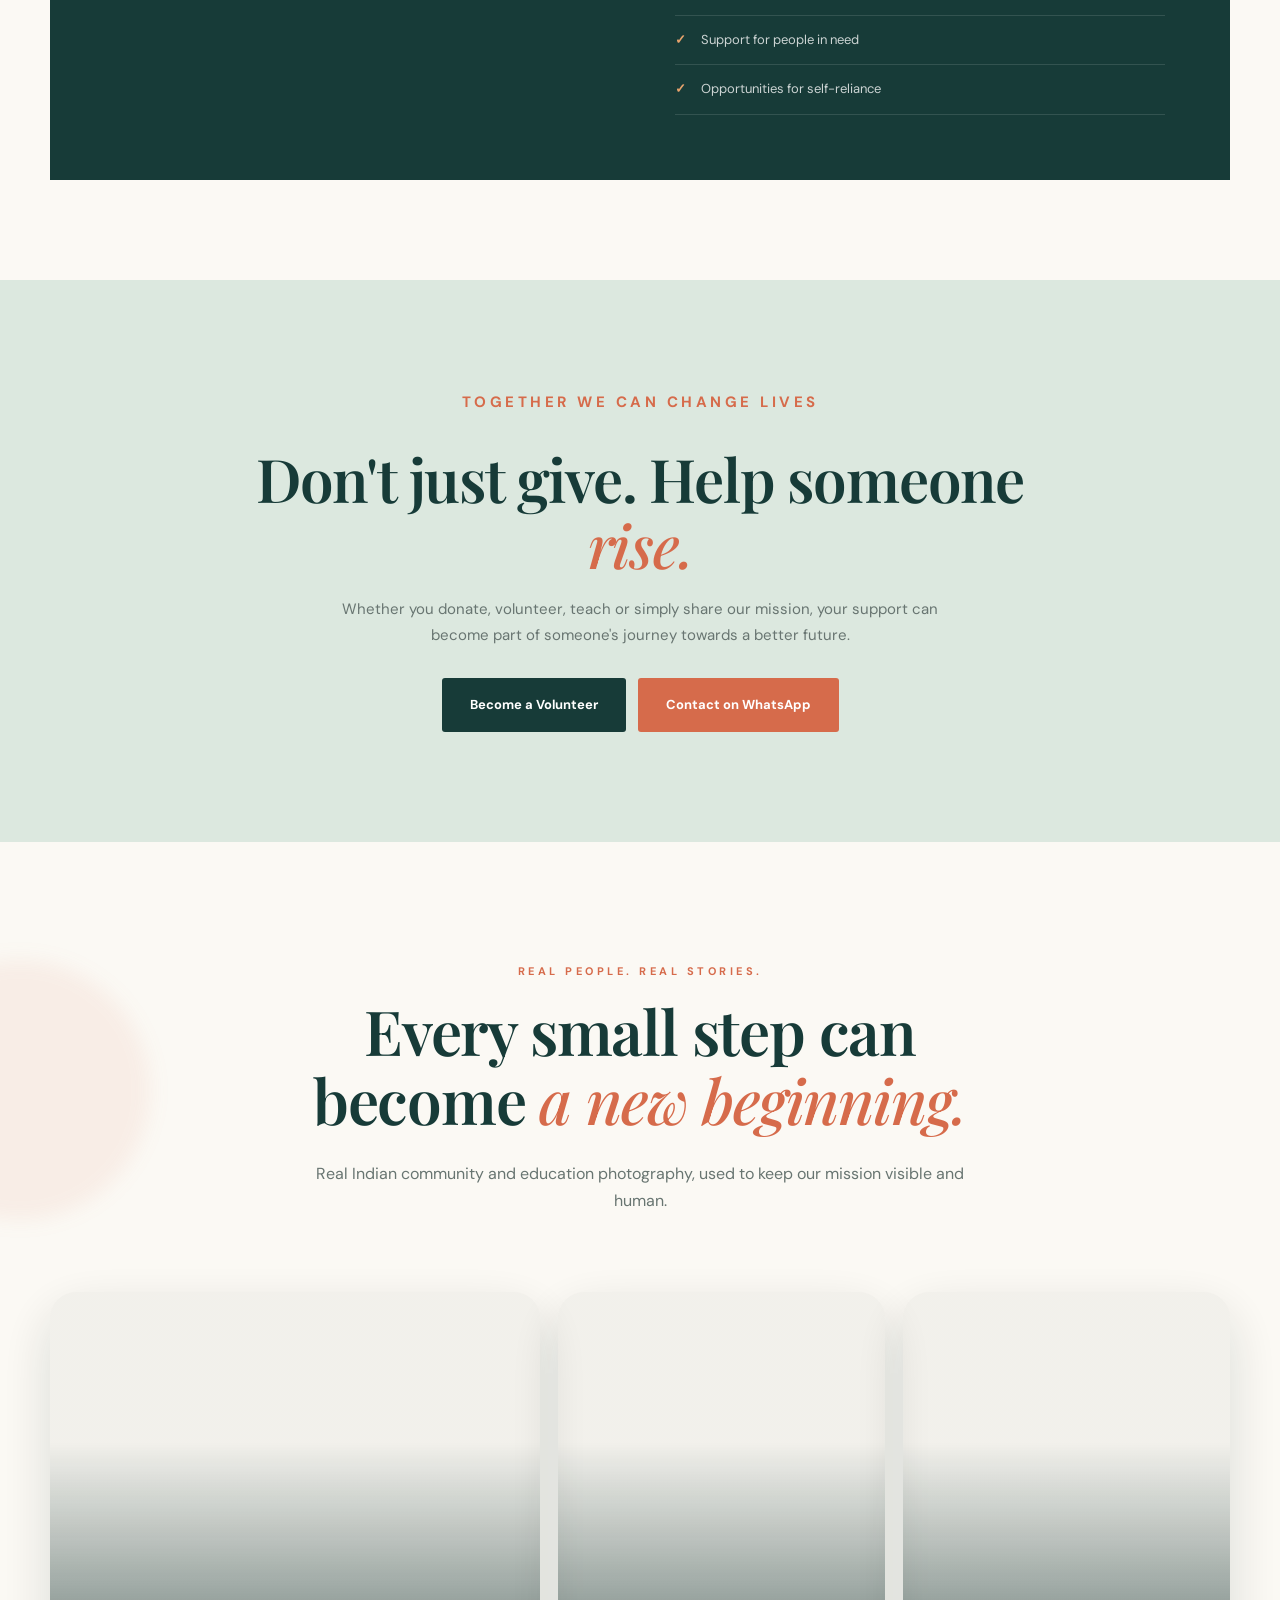
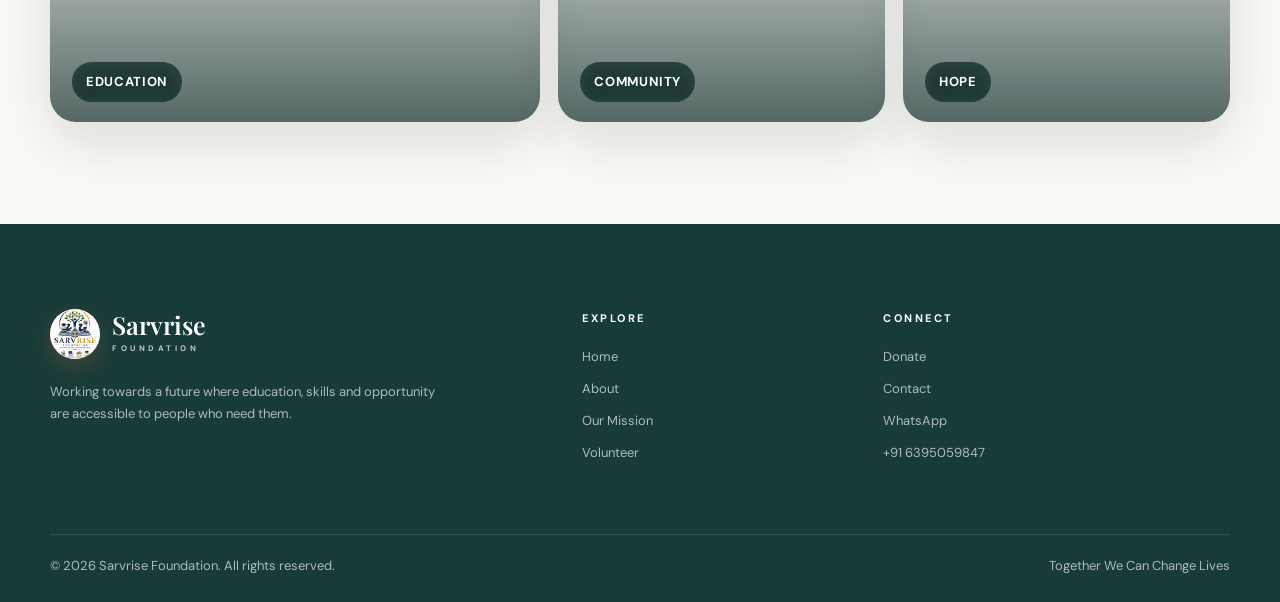
<file: donate.html>
<!DOCTYPE html>
<html lang="en">

<head>

    <meta charset="UTF-8">

    <meta
        name="viewport"
        content="width=device-width, initial-scale=1.0"
    >

    <title>Donate | Sarvrise Foundation</title>

    <meta
        name="description"
        content="Support Sarvrise Foundation in providing free education, AI education and support to people in need."
    >

    <link
        rel="stylesheet"
        href="styles.css"
    >

    <style>

        /* =====================================================
           PREMIUM DONATION PAGE
           ===================================================== */

        .donate-hero {

            min-height: 620px;

            display: flex;

            align-items: center;

            background:
                linear-gradient(
                    90deg,
                    rgba(16,47,58,.98),
                    rgba(16,47,58,.90),
                    rgba(16,47,58,.55)
                );

            color: white;

            position: relative;

            overflow: hidden;
        }


        .donate-hero::after {

            content: "";

            position: absolute;

            width: 600px;
            height: 600px;

            right: -220px;
            top: -180px;

            border-radius: 50%;

            border:
                1px solid rgba(255,255,255,.10);

            box-shadow:
                0 0 0 90px rgba(255,255,255,.025),
                0 0 0 180px rgba(255,255,255,.018);

        }


        .donate-hero-content {

            max-width: 850px;

            position: relative;

            z-index: 2;

            padding: 110px 0;
        }


        .donate-hero h1 {

            font-family:
                var(--heading-font);

            font-size:
                clamp(55px, 7vw, 88px);

            line-height: 1.04;

            letter-spacing: -2px;

            margin-bottom: 28px;
        }


        .donate-hero h1 em {

            color:
                #E7A35E;

            font-style:
                italic;
        }


        .donate-hero p {

            max-width: 650px;

            color:
                rgba(255,255,255,.78);

            font-size: 17px;

            line-height: 1.8;
        }


        /* =====================================================
           DONATION MAIN
           ===================================================== */

        .donation-main {

            padding:
                110px 0;
        }


        .donation-grid {

            display: grid;

            grid-template-columns:
                1.05fr .95fr;

            gap: 80px;

            align-items: center;
        }


        /* =====================================================
           LEFT CONTENT
           ===================================================== */

        .donation-content h2 {

            font-family:
                var(--heading-font);

            font-size:
                clamp(42px,5vw,62px);

            line-height: 1.1;

            margin-bottom: 25px;
        }


        .donation-content h2 em {

            color:
                var(--orange);

            font-style:
                italic;
        }


        .donation-content > p {

            max-width: 600px;

            color:
                var(--text-light);

            font-size: 16px;

            line-height: 1.8;
        }


        /* =====================================================
           IMPACT CARDS
           ===================================================== */

        .impact-grid {

            display: grid;

            grid-template-columns:
                repeat(2,1fr);

            gap: 15px;

            margin-top: 35px;
        }


        .impact-card {

            padding:
                24px;

            background:
                var(--cream);

            border:
                1px solid var(--border);

            transition:
                transform .35s ease,
                box-shadow .35s ease;
        }


        .impact-card:hover {

            transform:
                translateY(-6px);

            box-shadow:
                var(--shadow-medium);
        }


        .impact-amount {

            font-family:
                var(--heading-font);

            font-size:
                29px;

            color:
                var(--orange);

            margin-bottom: 5px;
        }


        .impact-card h3 {

            font-size:
                18px;

            margin-bottom: 5px;
        }


        .impact-card p {

            font-size:
                12px;

            line-height: 1.6;

            margin: 0;
        }


        /* =====================================================
           QR DONATION CARD
           ===================================================== */

        .premium-qr-card {

            padding:
                45px;

            background:
                #ffffff;

            border:
                1px solid #e8e4db;

            box-shadow:
                0 30px 80px rgba(16,47,58,.13);

            text-align:
                center;

            position:
                relative;

            overflow:
                hidden;
        }


        .premium-qr-card::before {

            content: "";

            position: absolute;

            top: 0;
            left: 0;

            width: 100%;
            height: 5px;

            background:
                linear-gradient(
                    90deg,
                    var(--orange),
                    var(--gold)
                );
        }


        .qr-label {

            color:
                var(--orange);

            font-size:
                10px;

            font-weight:
                700;

            letter-spacing:
                3px;

            text-transform:
                uppercase;

            margin-bottom:
                12px;
        }


        .premium-qr-card h3 {

            font-family:
                var(--heading-font);

            font-size:
                34px;

            margin-bottom:
                8px;
        }


        .qr-subtitle {

            font-size:
                13px;

            color:
                var(--text-light);

            margin-bottom:
                25px;
        }


        .qr-image-wrapper {

            width:
                310px;

            max-width:
                100%;

            margin:
                0 auto 25px;

            padding:
                12px;

            background:
                #ffffff;

            border:
                1px solid #e7e4dc;

            border-radius:
                15px;

            box-shadow:
                0 15px 40px rgba(16,47,58,.10);
        }


        .qr-image-wrapper img {

            width:
                100%;

            display:
                block;

            border-radius:
                8px;
        }


        /* =====================================================
           UPI BOX
           ===================================================== */

        .upi-box {

            display:
                flex;

            align-items:
                center;

            justify-content:
                space-between;

            gap:
                10px;

            padding:
                13px 15px;

            background:
                var(--cream);

            border:
                1px solid var(--border);

            text-align:
                left;
        }


        .upi-details span {

            display:
                block;

            font-size:
                9px;

            font-weight:
                700;

            letter-spacing:
                2px;

            color:
                var(--orange);

            text-transform:
                uppercase;
        }


        .upi-details strong {

            display:
                block;

            margin-top:
                3px;

            font-size:
                14px;

            word-break:
                break-all;
        }


        .copy-upi {

            border:
                0;

            padding:
                9px 14px;

            background:
                var(--dark);

            color:
                white;

            border-radius:
                3px;

            cursor:
                pointer;

            font-size:
                11px;

            font-weight:
                700;

            transition:
                all .3s ease;
        }


        .copy-upi:hover {

            background:
                var(--orange);

            transform:
                translateY(-2px);
        }


        .qr-note {

            margin-top:
                18px;

            font-size:
                11px;

            color:
                var(--text-muted);

            line-height:
                1.6;
        }


        /* =====================================================
           WHATSAPP DONATION
           ===================================================== */

        .whatsapp-donation {

            display:
                flex;

            align-items:
                center;

            justify-content:
                center;

            gap:
                10px;

            width:
                100%;

            margin-top:
                15px;

            padding:
                15px;

            background:
                #25D366;

            color:
                white;

            font-size:
                13px;

            font-weight:
                700;

            transition:
                all .3s ease;
        }


        .whatsapp-donation:hover {

            background:
                #1fba58;

            color:
                white;

            transform:
                translateY(-3px);

            box-shadow:
                0 12px 25px rgba(37,211,102,.20);
        }


        /* =====================================================
           WHY DONATE
           ===================================================== */

        .why-donate {

            padding:
                110px 0;

            background:
                var(--cream);
        }


        .why-heading {

            max-width:
                720px;

            margin:
                0 auto 60px;

            text-align:
                center;
        }


        .why-heading h2 {

            font-family:
                var(--heading-font);

            font-size:
                clamp(42px,5vw,60px);

            line-height:
                1.1;

            margin-bottom:
                20px;
        }


        .why-heading h2 em {

            color:
                var(--orange);

            font-style:
                italic;
        }


        .why-heading p {

            font-size:
                15px;
        }


        .donation-benefits {

            display:
                grid;

            grid-template-columns:
                repeat(3,1fr);

            gap:
                22px;
        }


        .benefit-card {

            padding:
                40px 32px;

            background:
                white;

            border:
                1px solid #e7e2d9;

            transition:
                transform .4s ease,
                box-shadow .4s ease;
        }


        .benefit-card:hover {

            transform:
                translateY(-8px);

            box-shadow:
                var(--shadow-medium);
        }


        .benefit-number {

            color:
                var(--gold);

            font-family:
                var(--heading-font);

            font-size:
                42px;

            margin-bottom:
                15px;
        }


        .benefit-card h3 {

            font-family:
                var(--heading-font);

            font-size:
                26px;

            margin-bottom:
                12px;
        }


        .benefit-card p {

            font-size:
                13px;

            line-height:
                1.75;
        }


        /* =====================================================
           TRANSPARENCY
           ===================================================== */

        .transparency {

            padding:
                100px 0;
        }


        .transparency-box {

            display:
                grid;

            grid-template-columns:
                1fr 1fr;

            gap:
                70px;

            padding:
                65px;

            background:
                var(--dark);

            color:
                white;
        }


        .transparency-box h2 {

            color:
                white;

            font-family:
                var(--heading-font);

            font-size:
                45px;

            line-height:
                1.15;
        }


        .transparency-box h2 em {

            color:
                var(--gold);

            font-style:
                italic;
        }


        .transparency-box p {

            color:
                rgba(255,255,255,.70);

            font-size:
                14px;

            line-height:
                1.8;
        }


        .transparency-list {

            list-style:
                none;

            padding:
                0;

            margin:
                0;
        }


        .transparency-list li {

            padding:
                13px 0;

            border-bottom:
                1px solid rgba(255,255,255,.12);

            color:
                rgba(255,255,255,.78);

            font-size:
                13px;
        }


        .transparency-list li::before {

            content:
                "✓";

            margin-right:
                12px;

            color:
                var(--gold);

            font-weight:
                700;
        }


        /* =====================================================
           FINAL CTA
           ===================================================== */

        .donation-final {

            padding:
                110px 0;

            background:
                var(--green-light);

            text-align:
                center;
        }


        .donation-final h2 {

            max-width:
                800px;

            margin:
                0 auto 20px;

            font-family:
                var(--heading-font);

            font-size:
                clamp(42px,5vw,60px);

            line-height:
                1.1;
        }


        .donation-final h2 em {

            color:
                var(--orange);

            font-style:
                italic;
        }


        .donation-final p {

            max-width:
                620px;

            margin:
                0 auto 30px;

            font-size:
                15px;
        }


        .final-buttons {

            display:
                flex;

            justify-content:
                center;

            gap:
                12px;

            flex-wrap:
                wrap;
        }


        /* =====================================================
           MOBILE
           ===================================================== */

        @media (max-width: 900px) {

            .donation-grid {

                grid-template-columns:
                    1fr;

                gap:
                    55px;
            }

            .donation-benefits {

                grid-template-columns:
                    1fr 1fr;
            }

            .transparency-box {

                grid-template-columns:
                    1fr;

                gap:
                    35px;

                padding:
                    45px 35px;
            }

        }


        @media (max-width: 600px) {

            .donate-hero {

                min-height:
                    600px;
            }

            .donate-hero-content {

                padding:
                    90px 0;
            }

            .donate-hero h1 {

                font-size:
                    53px;
            }

            .donation-main,
            .why-donate,
            .transparency,
            .donation-final {

                padding:
                    80px 0;
            }

            .impact-grid {

                grid-template-columns:
                    1fr;
            }

            .premium-qr-card {

                padding:
                    30px 18px;
            }

            .premium-qr-card h3 {

                font-size:
                    29px;
            }

            .qr-image-wrapper {

                width:
                    270px;
            }

            .upi-box {

                align-items:
                    flex-start;

                flex-direction:
                    column;
            }

            .copy-upi {

                width:
                    100%;
            }

            .donation-benefits {

                grid-template-columns:
                    1fr;
            }

            .transparency-box {

                padding:
                    38px 25px;
            }

            .transparency-box h2 {

                font-size:
                    37px;
            }

        }

    </style>

</head>


<body>
<script>document.body.classList.add("page-donate");</script>


<!-- =====================================================
     NAVIGATION
     ===================================================== -->

<header class="site-header">

    <div class="container nav-wrap">


        <a
            href="index.html"
            class="brand"
        >

            <div class="brand-mark">
    <img src="assets/sarvrise-logo.png" alt="Sarvrise Foundation Logo">
</div>

            <div>

                <strong>
                    Sarvrise
                </strong>

                <small>
                    FOUNDATION
                </small>

            </div>

        </a>


        <button
            class="menu-btn"
            aria-label="Open menu"
        >
            ☰
        </button>


        <nav class="nav">

            <a href="index.html">
                Home
            </a>

            <a href="about.html">
                About
            </a>

            <a href="programs.html">
                Our Mission
            </a>

            <a href="volunteer.html">
                Volunteer
            </a>

            <a
                href="donate.html"
                class="active nav-donate"
            >
                Donate
            </a>

            <a href="contact.html">
                Contact
            </a>

        </nav>

    </div>

</header>



<!-- =====================================================
     HERO
     ===================================================== -->

<section class="donate-hero">

    <div class="container">

        <div class="donate-hero-content">

            <p class="eyebrow">
                MAKE A DIFFERENCE
            </p>

            <h1>
                Your support can
                <em>change a life.</em>
            </h1>

            <p>
                Every contribution to Sarvrise Foundation
                helps us create opportunities for children,
                young learners and families who need support
                to build a better and more independent future.
            </p>

        </div>

    </div>

</section>



<!-- =====================================================
     MAIN DONATION SECTION
     ===================================================== -->

<section class="donation-main">

    <div class="container">

        <div class="donation-grid">


            <!-- LEFT -->

            <div class="donation-content">

                <p class="eyebrow">
                    SUPPORT OUR MISSION
                </p>

                <h2>
                    Give someone the
                    chance to <em>rise.</em>
                </h2>

                <p>
                    At Sarvrise Foundation, we believe that
                    financial difficulties should never stop a
                    child from studying or prevent a person from
                    building an independent future.
                </p>

                <p style="margin-top:15px;">
                    Your support can help us provide free
                    education, AI and digital-skills training,
                    educational resources and essential support
                    to people who need it most.
                </p>


                <!-- IMPACT -->

                <div class="impact-grid">


                    <div class="impact-card">

                        <div class="impact-amount">
                            ₹500
                        </div>

                        <h3>
                            Education Support
                        </h3>

                        <p>
                            Helps provide basic educational
                            resources to a child.
                        </p>

                    </div>


                    <div class="impact-card">

                        <div class="impact-amount">
                            ₹1,000
                        </div>

                        <h3>
                            Learning Support
                        </h3>

                        <p>
                            Supports learning materials and
                            digital education access.
                        </p>

                    </div>


                    <div class="impact-card">

                        <div class="impact-amount">
                            ₹2,500
                        </div>

                        <h3>
                            Skill Development
                        </h3>

                        <p>
                            Supports AI, coding and digital
                            skills learning.
                        </p>

                    </div>


                    <div class="impact-card">

                        <div class="impact-amount">
                            ₹5,000+
                        </div>

                        <h3>
                            Bigger Impact
                        </h3>

                        <p>
                            Helps us support multiple
                            activities and learners.
                        </p>

                    </div>


                </div>

            </div>



            <!-- RIGHT QR CARD -->

            <div class="premium-qr-card">

                <div class="qr-label">
                    DONATE VIA UPI
                </div>

                <h3>
                    Scan & Support
                </h3>

                <p class="qr-subtitle">
                    Scan this QR code with any UPI app
                </p>


                <div class="qr-image-wrapper">

                    <img
                        src="assets/donation-qr.jpeg.jpeg"
                        alt="Sarvrise Foundation Donation QR Code"
                    >

                </div>


                <div class="upi-box">

                    <div class="upi-details">

                        <span>
                            UPI ID
                        </span>

                        <strong id="upiId">
                            9634551581@kotakbank
                        </strong>

                    </div>


                    <button
                        class="copy-upi"
                        onclick="copyUPI()"
                    >
                        Copy UPI
                    </button>

                </div>


                <a
                    class="whatsapp-donation"
                    href="https://wa.me/916395059847?text=Hello%20Sarvrise%20Foundation%2C%20I%20would%20like%20to%20support%20your%20mission."
                    target="_blank"
                >

                    <span>
                        WhatsApp Us About Donation
                    </span>

                </a>


                <p class="qr-note">

                    Please verify the recipient name and
                    payment details in your UPI app before
                    completing the transaction.

                </p>

            </div>


        </div>

    </div>

</section>



<!-- =====================================================
     WHY DONATE
     ===================================================== -->

<section class="why-donate">

    <div class="container">


        <div class="why-heading">

            <p class="eyebrow">
                WHERE YOUR SUPPORT GOES
            </p>

            <h2>
                Your contribution creates
                <em>opportunity.</em>
            </h2>

            <p>
                We focus on practical support that can help
                people learn, grow and move towards a more
                independent future.
            </p>

        </div>



        <div class="donation-benefits">


            <div class="benefit-card">

                <div class="benefit-number">
                    01
                </div>

                <h3>
                    Free Education
                </h3>

                <p>
                    Help children from financially
                    disadvantaged families continue their
                    studies and access useful learning
                    resources.
                </p>

            </div>



            <div class="benefit-card">

                <div class="benefit-number">
                    02
                </div>

                <h3>
                    Free AI Education
                </h3>

                <p>
                    Help young learners gain exposure to
                    AI, coding, computers and digital skills
                    that can prepare them for future
                    opportunities.
                </p>

            </div>



            <div class="benefit-card">

                <div class="benefit-number">
                    03
                </div>

                <h3>
                    Support for Families
                </h3>

                <p>
                    Support people facing difficult
                    circumstances through essential help,
                    guidance and opportunities.
                </p>

            </div>


        </div>

    </div>

</section>



<!-- =====================================================
     TRANSPARENCY
     ===================================================== -->

<section class="transparency">

    <div class="container">

        <div class="transparency-box">


            <div>

                <p class="eyebrow">
                    OUR COMMITMENT
                </p>

                <h2>
                    Every helping hand
                    can create a
                    <em>new beginning.</em>
                </h2>

            </div>


            <div>

                <p>
                    Sarvrise Foundation aims to use support
                    responsibly towards education, skill
                    development and assistance for people
                    who genuinely need help.
                </p>


                <ul class="transparency-list">

                    <li>
                        Education support for children
                    </li>

                    <li>
                        AI and digital-skills learning
                    </li>

                    <li>
                        Educational materials and resources
                    </li>

                    <li>
                        Support for people in need
                    </li>

                    <li>
                        Opportunities for self-reliance
                    </li>

                </ul>

            </div>


        </div>

    </div>

</section>



<!-- =====================================================
     FINAL CTA
     ===================================================== -->

<section class="donation-final">

    <div class="container">

        <p class="eyebrow">
            TOGETHER WE CAN CHANGE LIVES
        </p>

        <h2>
            Don't just give.
            Help someone <em>rise.</em>
        </h2>

        <p>
            Whether you donate, volunteer, teach or simply
            share our mission, your support can become part
            of someone's journey towards a better future.
        </p>


        <div class="final-buttons">

            <a
                href="volunteer.html"
                class="btn btn-dark"
            >
                Become a Volunteer
            </a>


            <a
                href="https://wa.me/916395059847?text=Hello%20Sarvrise%20Foundation%2C%20I%20want%20to%20know%20more%20about%20supporting%20your%20mission."
                target="_blank"
                class="btn btn-primary"
            >
                Contact on WhatsApp
            </a>

        </div>

    </div>

</section>



<!-- =====================================================
     FOOTER
     ===================================================== -->


<section class="impact-gallery section">
  <div class="container">
    <div class="section-heading centered">
      <p class="eyebrow">Real people. Real stories.</p>
      <h2>Every small step can become <em>a new beginning.</em></h2>
      <p>Real Indian community and education photography, used to keep our mission visible and human.</p>
    </div>
    <div class="impact-gallery-grid">
      <figure class="impact-photo impact-photo-1"><span>Education</span></figure>
      <figure class="impact-photo impact-photo-2"><span>Community</span></figure>
      <figure class="impact-photo impact-photo-3"><span>Hope</span></figure>
    </div>
  </div>
</section>

<footer class="footer">

    <div class="container">

        <div class="footer-grid">


            <div>

                <a
                    href="index.html"
                    class="brand"
                >

                   <div class="brand-mark">
    <img src="assets/sarvrise-logo.png" alt="Sarvrise Foundation Logo">
</div>

                    <div>

                        <strong>
                            Sarvrise
                        </strong>

                        <small>
                            FOUNDATION
                        </small>

                    </div>

                </a>


                <p style="margin-top:22px; max-width:390px;">
                    Working towards a future where
                    education, skills and opportunity are
                    accessible to people who need them.
                </p>

            </div>


            <div>

                <h4>
                    Explore
                </h4>

                <a href="index.html">
                    Home
                </a>

                <a href="about.html">
                    About
                </a>

                <a href="programs.html">
                    Our Mission
                </a>

                <a href="volunteer.html">
                    Volunteer
                </a>

            </div>


            <div>

                <h4>
                    Connect
                </h4>

                <a href="donate.html">
                    Donate
                </a>

                <a href="contact.html">
                    Contact
                </a>

                <a
                    href="https://wa.me/916395059847"
                    target="_blank"
                >
                    WhatsApp
                </a>

                <span>
                    +91 6395059847
                </span>

            </div>


        </div>


        <div class="copyright">

            <span>
                © 2026 Sarvrise Foundation. All rights reserved.
            </span>

            <span>
                Together We Can Change Lives
            </span>

        </div>

    </div>

</footer>



<!-- =====================================================
     JAVASCRIPT
     ===================================================== -->

<script>

    /* =========================================
       COPY UPI
       ========================================= */

    function copyUPI() {

        const upi =
            document.getElementById("upiId").innerText;

        navigator.clipboard.writeText(upi)
            .then(function () {

                const button =
                    document.querySelector(".copy-upi");

                button.innerText =
                    "Copied!";

                setTimeout(function () {

                    button.innerText =
                        "Copy UPI";

                }, 2000);

            })
            .catch(function () {

                alert(
                    "UPI ID: " + upi
                );

            });

    }


    /* =========================================
       SCROLL REVEAL
       ========================================= */

    const revealElements =
        document.querySelectorAll(
            ".impact-card, .benefit-card, .premium-qr-card, .transparency-box"
        );


    const observer =
        new IntersectionObserver(

            function(entries) {

                entries.forEach(function(entry) {

                    if (entry.isIntersecting) {

                        entry.target.style.opacity = "1";

                        entry.target.style.transform =
                            "translateY(0)";

                        observer.unobserve(
                            entry.target
                        );

                    }

                });

            },

            {
                threshold: 0.12
            }

        );


    revealElements.forEach(function(element) {

        element.style.opacity = "0";

        element.style.transform =
            "translateY(30px)";

        element.style.transition =
            "opacity .8s ease, transform .8s ease";

        observer.observe(element);

    });

</script>


</body>

</html>
</file>
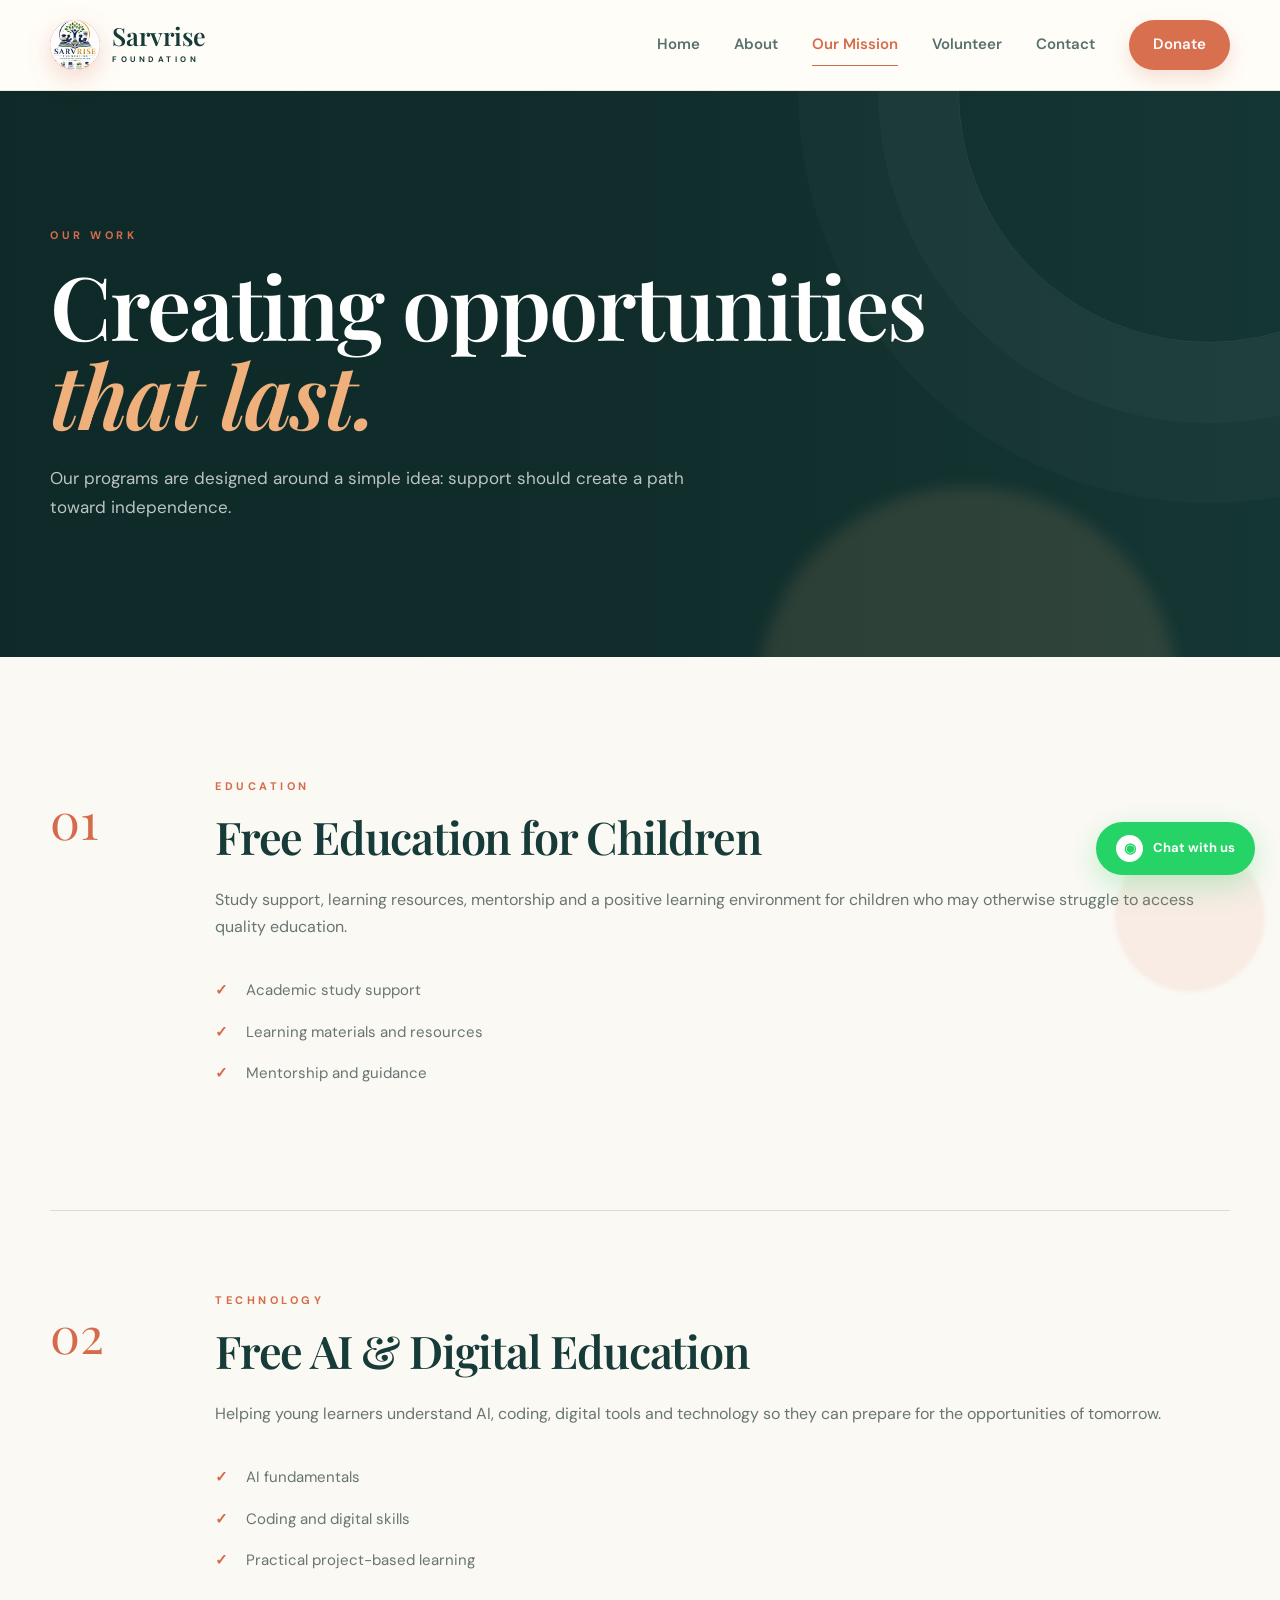
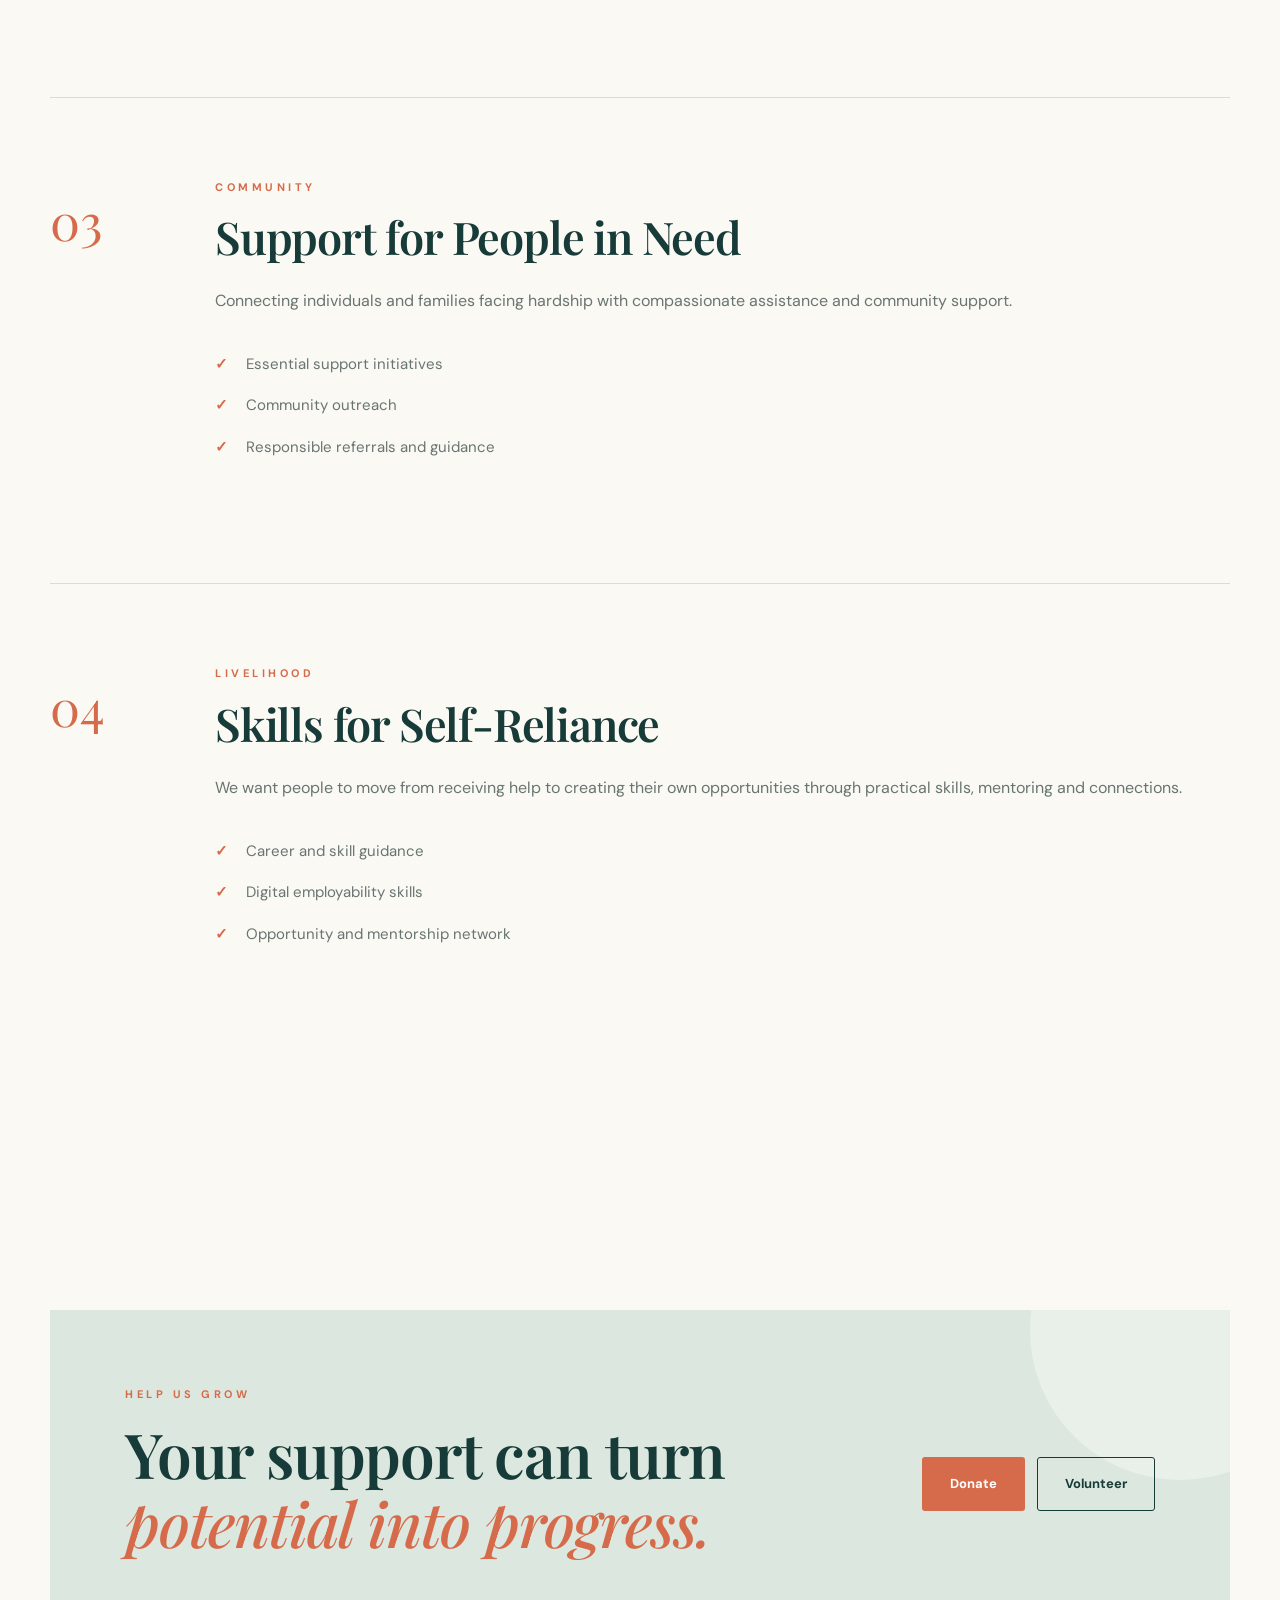
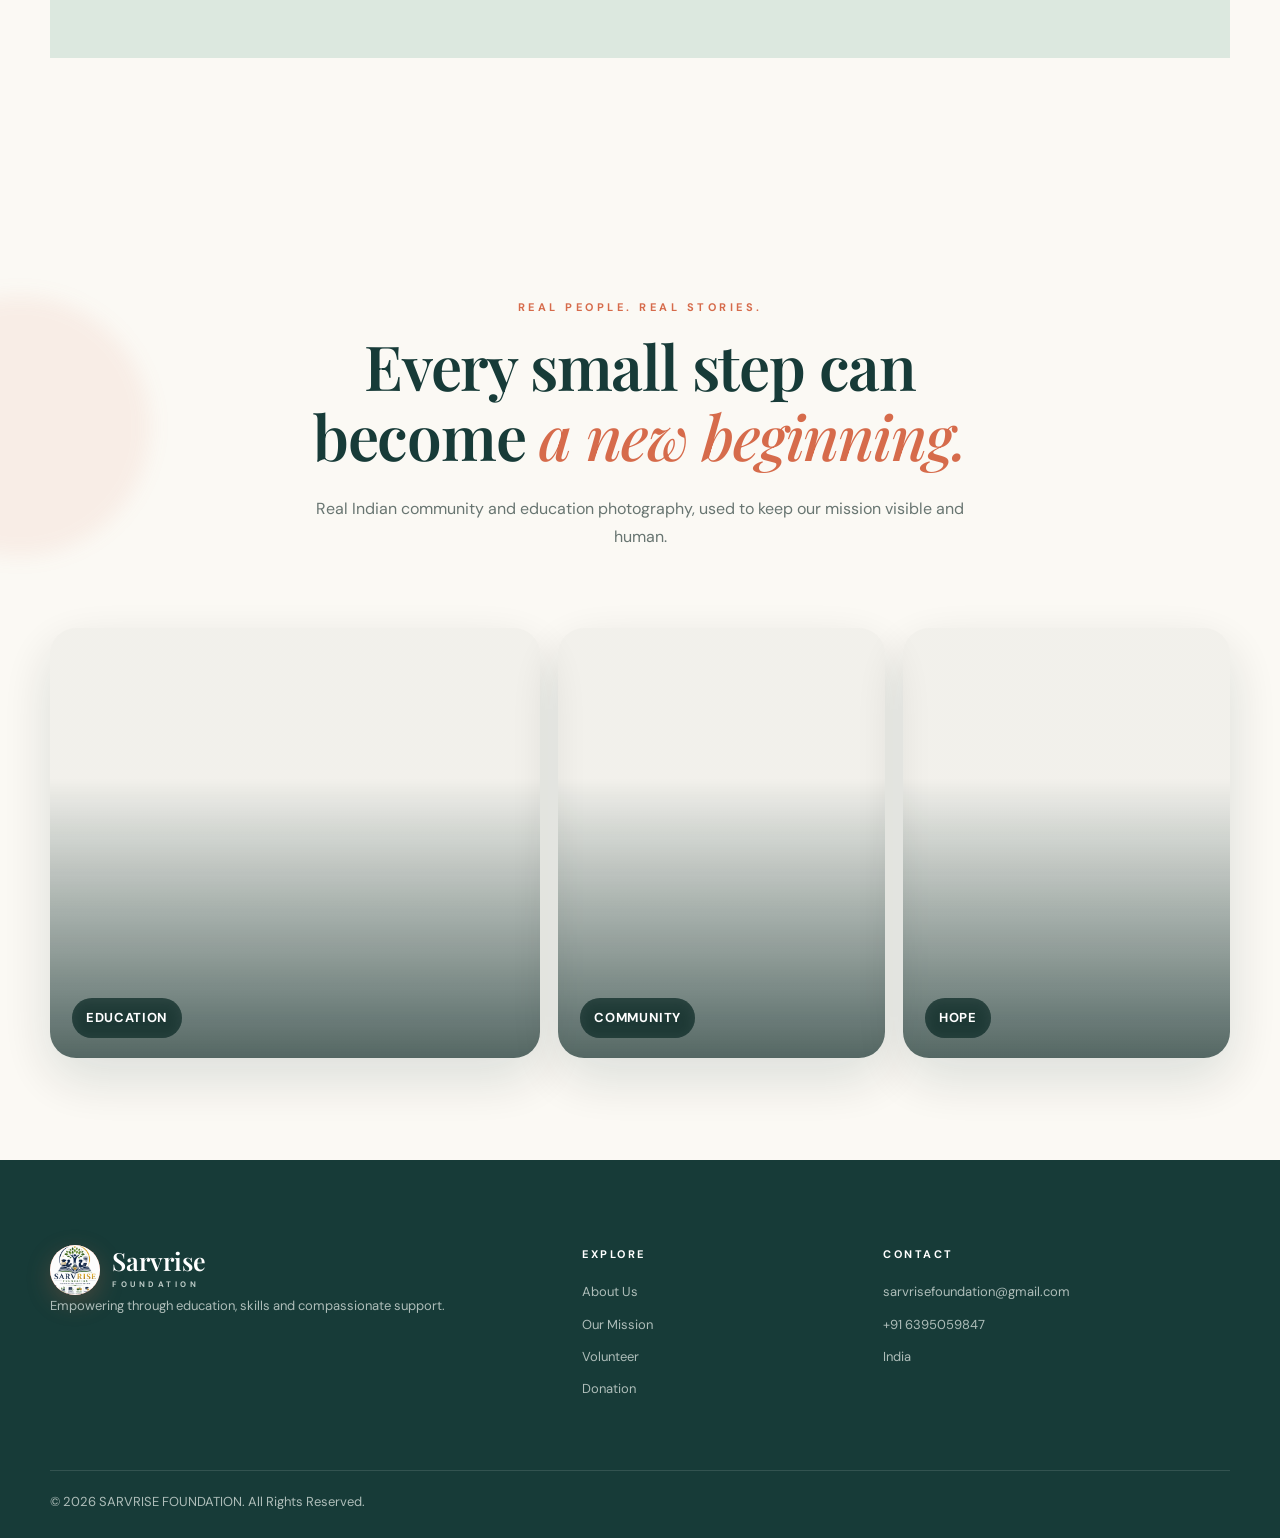
<file: programs.html>
<!DOCTYPE html>
<html lang="en"><head>
<meta charset="UTF-8"><meta name="viewport" content="width=device-width, initial-scale=1.0">
<title>Our Mission & Programs | SARVRISE FOUNDATION</title>
<link rel="preconnect" href="https://fonts.googleapis.com"><link rel="preconnect" href="https://fonts.gstatic.com" crossorigin>
<link href="https://fonts.googleapis.com/css2?family=DM+Sans:wght@400;500;600;700&family=Playfair+Display:wght@500;600;700&display=swap" rel="stylesheet"><link rel="stylesheet" href="styles.css"></head>
<body>
<header class="site-header"><div class="container nav-wrap"><a class="brand" href="index.html"><span class="brand-mark">
    <img src="assets/sarvrise-logo.png" alt="Sarvrise Foundation Logo">
</span><span><strong>Sarvrise</strong><small>FOUNDATION</small></span></a><button class="menu-btn">☰</button><nav class="nav"><a href="index.html">Home</a><a href="about.html">About</a><a class="active" href="programs.html">Our Mission</a><a href="volunteer.html">Volunteer</a><a href="contact.html">Contact</a><a class="nav-donate" href="donate.html">Donate</a></nav></div></header>
<main>
<section class="page-hero"><div class="container"><p class="eyebrow">Our work</p><h1>Creating opportunities<br><em>that last.</em></h1><p>Our programs are designed around a simple idea: support should create a path toward independence.</p></div></section>
<section class="section"><div class="container program-list">
<article class="program-row"><div class="program-no">01</div><div><p class="eyebrow">Education</p><h2>Free Education for Children</h2><p>Study support, learning resources, mentorship and a positive learning environment for children who may otherwise struggle to access quality education.</p><ul class="check-list"><li>Academic study support</li><li>Learning materials and resources</li><li>Mentorship and guidance</li></ul></div></article>
<article class="program-row"><div class="program-no">02</div><div><p class="eyebrow">Technology</p><h2>Free AI & Digital Education</h2><p>Helping young learners understand AI, coding, digital tools and technology so they can prepare for the opportunities of tomorrow.</p><ul class="check-list"><li>AI fundamentals</li><li>Coding and digital skills</li><li>Practical project-based learning</li></ul></div></article>
<article class="program-row"><div class="program-no">03</div><div><p class="eyebrow">Community</p><h2>Support for People in Need</h2><p>Connecting individuals and families facing hardship with compassionate assistance and community support.</p><ul class="check-list"><li>Essential support initiatives</li><li>Community outreach</li><li>Responsible referrals and guidance</li></ul></div></article>
<article class="program-row"><div class="program-no">04</div><div><p class="eyebrow">Livelihood</p><h2>Skills for Self-Reliance</h2><p>We want people to move from receiving help to creating their own opportunities through practical skills, mentoring and connections.</p><ul class="check-list"><li>Career and skill guidance</li><li>Digital employability skills</li><li>Opportunity and mentorship network</li></ul></div></article>
</div></section>
<section class="cta section"><div class="container cta-box"><div><p class="eyebrow">Help us grow</p><h2>Your support can turn<br><em>potential into progress.</em></h2></div><div class="cta-actions"><a class="btn btn-primary" href="donate.html">Donate</a><a class="btn btn-outline" href="volunteer.html">Volunteer</a></div></div></section>
<section class="impact-gallery section">
  <div class="container">
    <div class="section-heading centered">
      <p class="eyebrow">Real people. Real stories.</p>
      <h2>Every small step can become <em>a new beginning.</em></h2>
      <p>Real Indian community and education photography, used to keep our mission visible and human.</p>
    </div>
    <div class="impact-gallery-grid">
      <figure class="impact-photo impact-photo-1"><span>Education</span></figure>
      <figure class="impact-photo impact-photo-2"><span>Community</span></figure>
      <figure class="impact-photo impact-photo-3"><span>Hope</span></figure>
    </div>
  </div>
</section>

</main>
<footer class="footer"><div class="container footer-grid"><div><a class="brand brand-footer" href="index.html"><span class="brand-mark">
    <img src="assets/sarvrise-logo.png" alt="Sarvrise Foundation Logo">
</span><span><strong>Sarvrise</strong><small>FOUNDATION</small></span></a><p>Empowering through education, skills and compassionate support.</p></div><div><h4>Explore</h4><a href="about.html">About Us</a><a href="programs.html">Our Mission</a><a href="volunteer.html">Volunteer</a><a href="donate.html">Donation</a></div><div><h4>Contact</h4><a href="mailto:sarvrisefoundation@gmail.com">sarvrisefoundation@gmail.com</a><a href="tel:+916395059847"> +91 6395059847</a><span>India</span></div></div><div class="container copyright"><span>© 2026 SARVRISE FOUNDATION. All Rights Reserved.</span></div></footer>
<script src="script.js"></script></body></html>
</file>
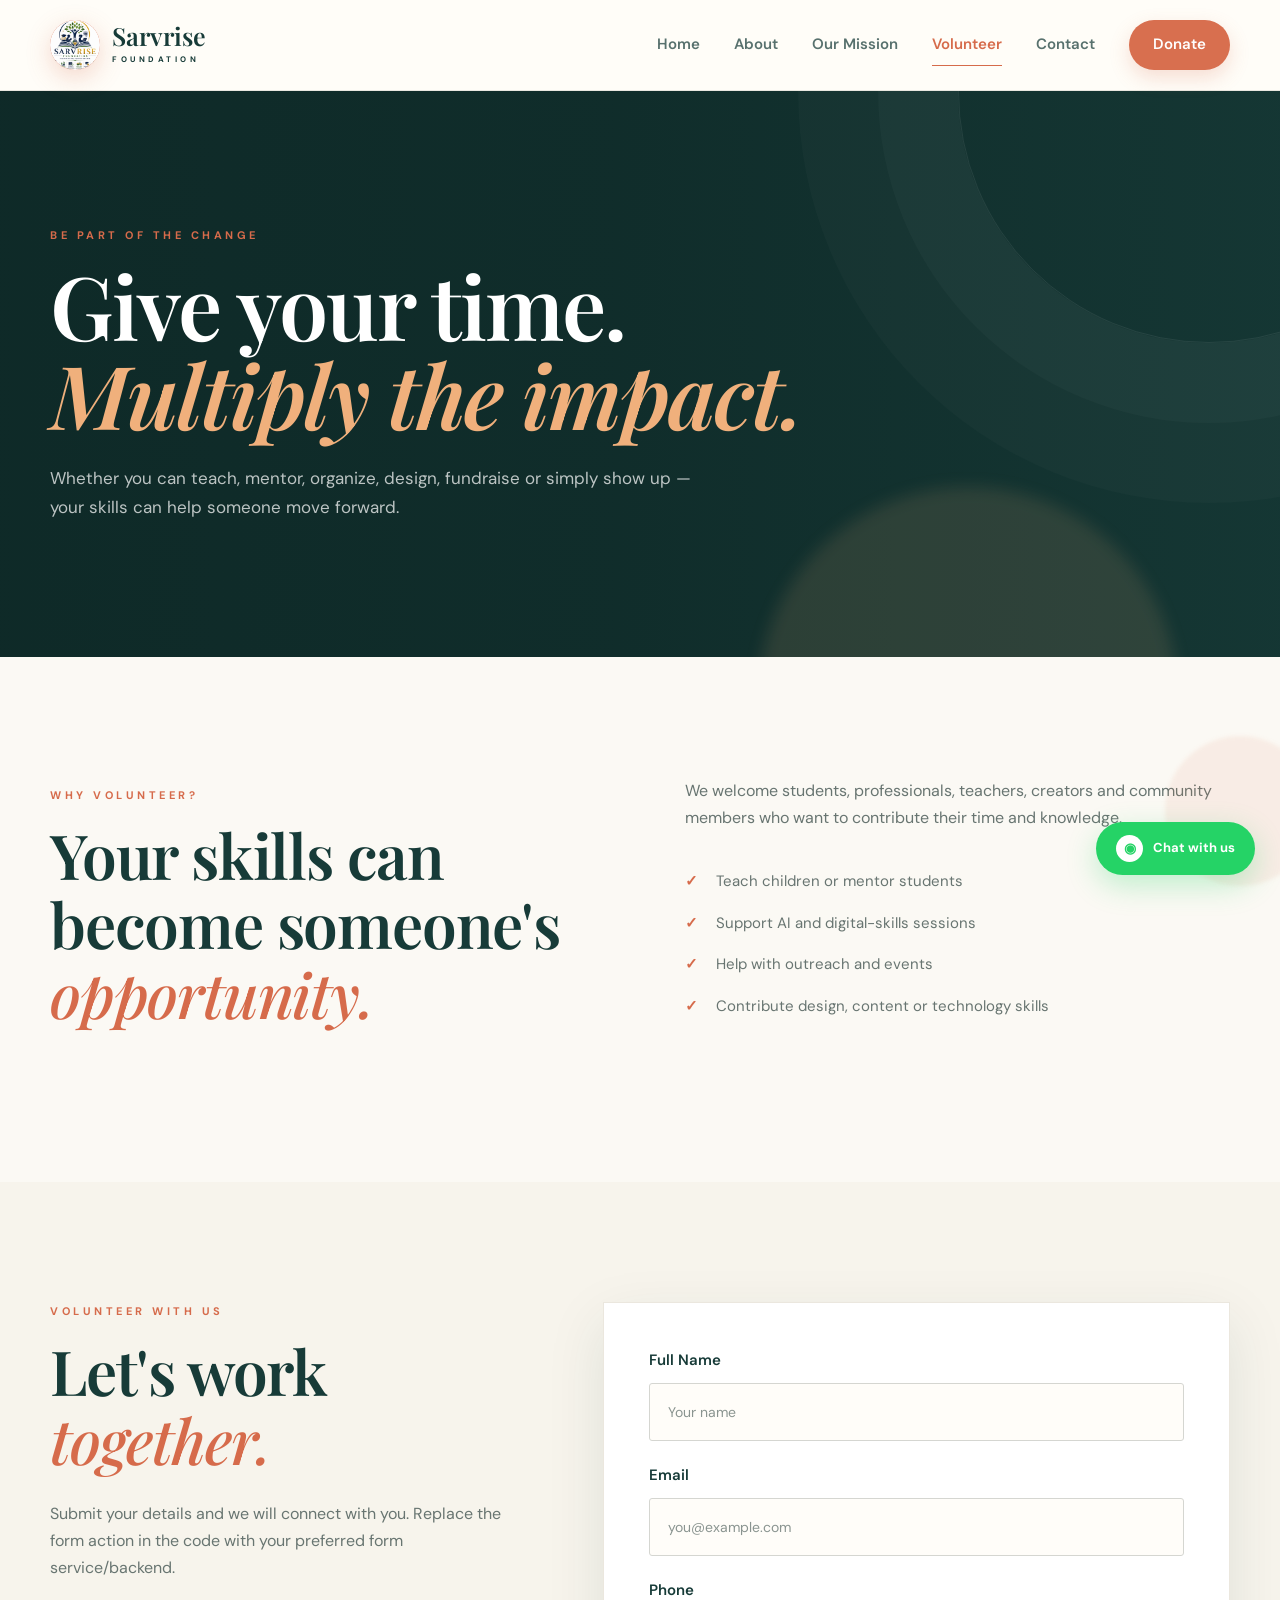
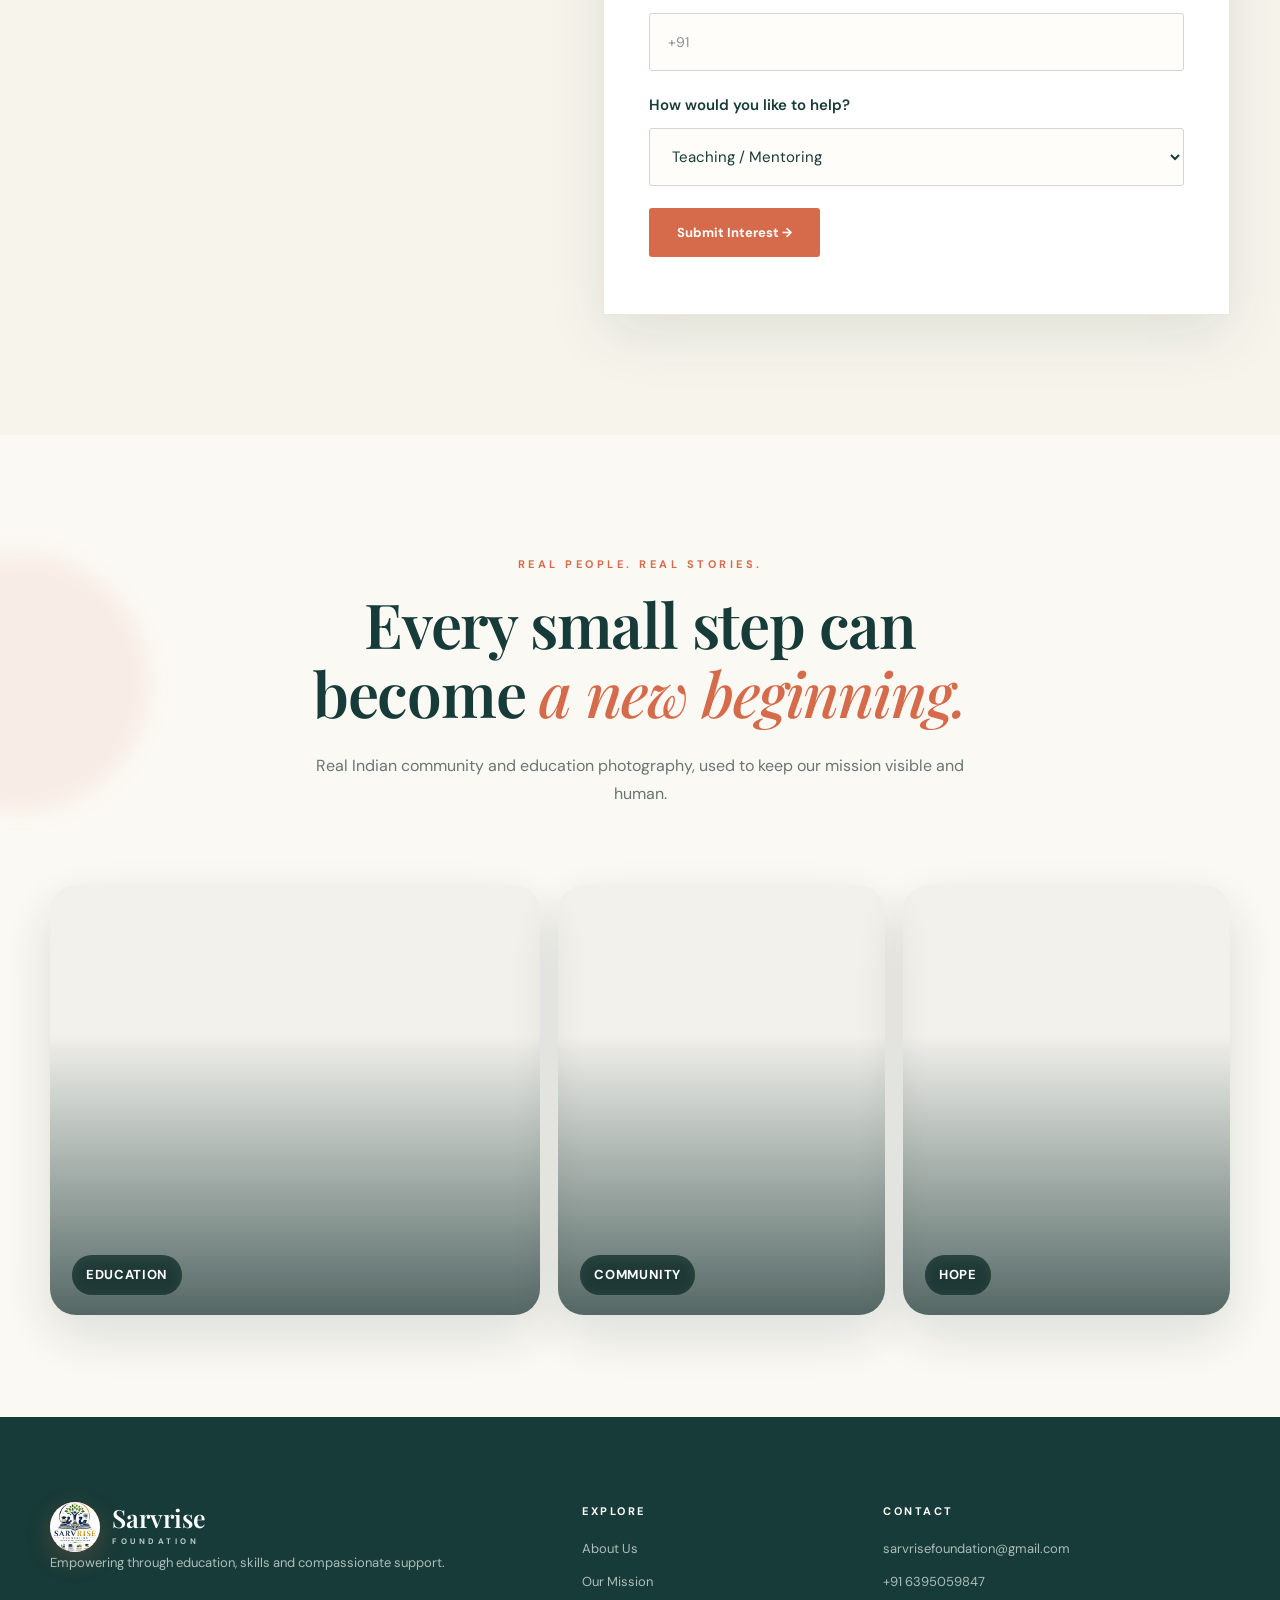
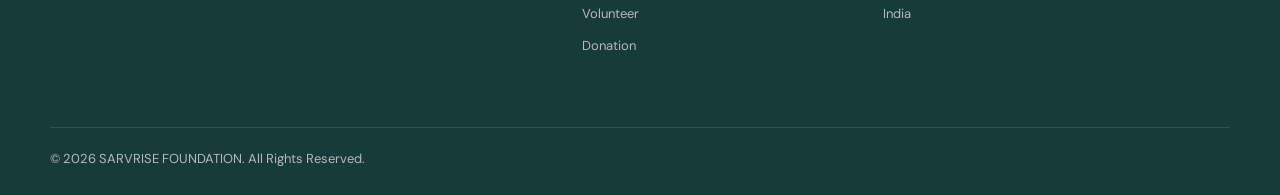
<file: volunteer.html>
<!DOCTYPE html>
<html lang="en"><head>
<meta charset="UTF-8"><meta name="viewport" content="width=device-width, initial-scale=1.0">
<title>Volunteer | SARVRISE FOUNDATION</title>
<link rel="preconnect" href="https://fonts.googleapis.com"><link rel="preconnect" href="https://fonts.gstatic.com" crossorigin>
<link href="https://fonts.googleapis.com/css2?family=DM+Sans:wght@400;500;600;700&family=Playfair+Display:wght@500;600;700&display=swap" rel="stylesheet"><link rel="stylesheet" href="styles.css"></head>
<body>
<header class="site-header"><div class="container nav-wrap"><a class="brand" href="index.html"><span class="brand-mark">
    <img src="assets/sarvrise-logo.png" alt="Sarvrise Foundation Logo">
</span><span><strong>Sarvrise</strong><small>FOUNDATION</small></span></a><button class="menu-btn">☰</button><nav class="nav"><a href="index.html">Home</a><a href="about.html">About</a><a href="programs.html">Our Mission</a><a class="active" href="volunteer.html">Volunteer</a><a href="contact.html">Contact</a><a class="nav-donate" href="donate.html">Donate</a></nav></div></header>
<main>
<section class="page-hero"><div class="container"><p class="eyebrow">Be part of the change</p><h1>Give your time.<br><em>Multiply the impact.</em></h1><p>Whether you can teach, mentor, organize, design, fundraise or simply show up — your skills can help someone move forward.</p></div></section>
<section class="section"><div class="container two-col"><div><p class="eyebrow">Why volunteer?</p><h2>Your skills can become someone's <em>opportunity.</em></h2></div><div><p>We welcome students, professionals, teachers, creators and community members who want to contribute their time and knowledge.</p><ul class="check-list"><li>Teach children or mentor students</li><li>Support AI and digital-skills sessions</li><li>Help with outreach and events</li><li>Contribute design, content or technology skills</li></ul></div></div></section>
<section class="section soft"><div class="container form-layout"><div><p class="eyebrow">Volunteer with us</p><h2>Let's work<br><em>together.</em></h2><p>Submit your details and we will connect with you. Replace the form action in the code with your preferred form service/backend.</p></div><form class="form-card" onsubmit="demoSubmit(event)"><label>Full Name<input required type="text" placeholder="Your name"></label><label>Email<input required type="email" placeholder="you@example.com"></label><label>Phone<input type="tel" placeholder="+91"></label><label>How would you like to help?<select><option>Teaching / Mentoring</option><option>AI / Coding</option><option>Events / Outreach</option><option>Design / Content</option><option>Fundraising</option><option>Other</option></select></label><button class="btn btn-primary" type="submit">Submit Interest →</button><p class="form-note" id="formMessage"></p></form></div></section>
<section class="impact-gallery section">
  <div class="container">
    <div class="section-heading centered">
      <p class="eyebrow">Real people. Real stories.</p>
      <h2>Every small step can become <em>a new beginning.</em></h2>
      <p>Real Indian community and education photography, used to keep our mission visible and human.</p>
    </div>
    <div class="impact-gallery-grid">
      <figure class="impact-photo impact-photo-1"><span>Education</span></figure>
      <figure class="impact-photo impact-photo-2"><span>Community</span></figure>
      <figure class="impact-photo impact-photo-3"><span>Hope</span></figure>
    </div>
  </div>
</section>

</main>
<footer class="footer"><div class="container footer-grid"><div><a class="brand brand-footer" href="index.html"><span class="brand-mark">
    <img src="assets/sarvrise-logo.png" alt="Sarvrise Foundation Logo">
</span><span><strong>Sarvrise</strong><small>FOUNDATION</small></span></a><p>Empowering through education, skills and compassionate support.</p></div><div><h4>Explore</h4><a href="about.html">About Us</a><a href="programs.html">Our Mission</a><a href="volunteer.html">Volunteer</a><a href="donate.html">Donation</a></div><div><h4>Contact</h4><a href="mailto:sarvrisefoundation@gmail.com">sarvrisefoundation@gmail.com</a><a href="tel:+916395059847"> +91 6395059847</a><span>India</span></div></div><div class="container copyright"><span>© 2026 SARVRISE FOUNDATION. All Rights Reserved.</span></div></footer>
<script src="script.js"></script></body></html>
</file>
<file: styles.css>
/* =========================================================
   SARVRISE FOUNDATION
   PREMIUM NGO WEBSITE CSS
   Inspired by the editorial feel of the reference website
   ========================================================= */

@import url('https://fonts.googleapis.com/css2?family=DM+Sans:wght@400;500;600;700&family=Playfair+Display:ital,wght@0,400;0,500;0,600;0,700;1,400;1,500;1,600&display=swap');


/* =========================================================
   1. ROOT / VARIABLES
   ========================================================= */

:root {

    /* Main Brand Colors */
    --dark: #173b38;
    --dark-2: #214e49;
    --dark-3: #0e2927;

    --orange: #d66b4b;
    --orange-dark: #b9553a;
    --gold: #e9a46d;

    --cream: #f7f4ec;
    --cream-2: #fbf9f4;

    --green-light: #dce8df;

    --white: #ffffff;

    --text: #173b38;
    --text-light: #687571;
    --text-muted: #8a9490;

    --border: #dedbd2;

    /* Fonts */
    --heading-font: "Playfair Display", Georgia, serif;
    --body-font: "DM Sans", Arial, sans-serif;

    /* Shadows */
    --shadow-small:
        0 8px 30px rgba(23, 59, 56, 0.07);

    --shadow-medium:
        0 20px 55px rgba(23, 59, 56, 0.10);

    --shadow-large:
        0 35px 90px rgba(23, 59, 56, 0.16);

    /* Animation */
    --ease: cubic-bezier(.22,.61,.36,1);
}


/* =========================================================
   2. RESET
   ========================================================= */

* {
    margin: 0;
    padding: 0;
    box-sizing: border-box;
}

html {
    scroll-behavior: smooth;
}

body {
    background: var(--cream-2);
    color: var(--text);
    font-family: var(--body-font);
    font-size: 16px;
    line-height: 1.7;
    overflow-x: hidden;
}

img {
    max-width: 100%;
    display: block;
}

a {
    text-decoration: none;
    color: inherit;
}

button,
input,
textarea,
select {
    font-family: inherit;
}


/* =========================================================
   3. CONTAINER
   ========================================================= */

.container {
    width: min(1180px, calc(100% - 70px));
    margin: auto;
}


/* =========================================================
   4. HEADER
   ========================================================= */

.site-header {

    position: sticky;
    top: 0;

    width: 100%;

    z-index: 999;

    background:
        rgba(255, 253, 248, 0.94);

    backdrop-filter: blur(18px);

    border-bottom:
        1px solid rgba(216, 214, 205, 0.55);

    transition:
        all .4s var(--ease);
}

.nav-wrap {

    height: 90px;

    display: flex;

    align-items: center;

    justify-content: space-between;
}


/* =========================================================
   BRAND
   ========================================================= */

.brand {

    display: flex;

    align-items: center;

    gap: 12px;

    transition:
        transform .3s var(--ease);
}

.brand:hover {
    transform: translateY(-2px);
}

.brand-mark {

    width: 45px;
    height: 45px;

    display: grid;
    place-items: center;

    background: var(--orange);

    color: white;

    font-family: var(--heading-font);

    font-size: 25px;

    border-radius:
        50% 50% 50% 8px;

    box-shadow:
        0 8px 25px rgba(214,107,75,.25);

    transition:
        transform .4s var(--ease);
}

.brand:hover .brand-mark {
    transform: rotate(-8deg) scale(1.05);
}

.brand strong {

    display: block;

    font-family: var(--heading-font);

    font-size: 25px;

    font-weight: 600;

    line-height: 1;
}

.brand small {

    display: block;

    margin-top: 5px;

    font-size: 8px;

    letter-spacing: 3.5px;

    font-weight: 700;
}


/* =========================================================
   NAVIGATION
   ========================================================= */

.nav {

    display: flex;

    align-items: center;

    gap: 34px;

    font-size: 15px;

    font-weight: 600;
}

.nav a {

    position: relative;

    opacity: .72;

    transition:
        color .3s ease,
        opacity .3s ease;
}

.nav a:hover,
.nav a.active {

    opacity: 1;

    color: var(--orange);
}


/* underline animation */

.nav a:not(.nav-donate)::after {

    content: "";

    position: absolute;

    left: 0;

    bottom: -8px;

    width: 0;

    height: 1px;

    background: var(--orange);

    transition:
        width .35s var(--ease);
}

.nav a:not(.nav-donate):hover::after,
.nav a:not(.nav-donate).active::after {

    width: 100%;
}


/* donate button */

.nav-donate {
    background: #D86F4F;
    color: #FFFFFF !important;
    padding: 12px 24px;
    border-radius: 50px;
    opacity: 1 !important;
    box-shadow: 0 8px 20px rgba(216, 111, 79, 0.22);
    transition: all .3s ease;
}

.nav-donate:hover {
    background: #B9573B;
    transform: translateY(-3px);
    box-shadow: 0 12px 28px rgba(216, 111, 79, 0.30);
}


/* mobile menu */

.menu-btn {

    display: none;

    border: none;

    background: transparent;

    color: var(--dark);

    font-size: 28px;

    cursor: pointer;
}


/* =========================================================
   5. HERO
   ========================================================= */

.hero {

    min-height: 760px;

    display: flex;

    align-items: center;

    position: relative;

    isolation: isolate;

    background:

        linear-gradient(
            90deg,
            rgba(10, 39, 36, .94) 0%,
            rgba(10, 39, 36, .76) 38%,
            rgba(10, 39, 36, .25) 100%
        ),

        url("https://images.pexels.com/photos/18012456/pexels-photo-18012456/free-photo-of-children-sitting-in-a-classroom-with-desks-and-chairs.jpeg?auto=compress&dpr=1&h=1200&w=2000")

        center / cover no-repeat;

    overflow: hidden;
}


/* slow image movement */

.hero::before {

    content: "";

    position: absolute;

    inset: -30px;

    z-index: -1;

    background:
        inherit;

    animation:
        heroZoom 15s ease-in-out infinite alternate;
}

@keyframes heroZoom {

    from {
        transform: scale(1);
    }

    to {
        transform: scale(1.06);
    }
}


.hero-content {

    max-width: 850px;

    padding:
        130px 0;

    color: white;

    animation:
        heroContent .9s var(--ease) both;
}

@keyframes heroContent {

    from {
        opacity: 0;
        transform: translateY(35px);
    }

    to {
        opacity: 1;
        transform: translateY(0);
    }
}


/* =========================================================
   EYEBROW
   ========================================================= */

.eyebrow {

    margin-bottom: 15px;

    color: var(--orange);

    font-size: 11px;

    font-weight: 700;

    text-transform: uppercase;

    letter-spacing: 3.5px;
}

.hero .eyebrow {

    color: #f2b786;
}


/* =========================================================
   HEADINGS
   ========================================================= */

h1,
h2,
h3 {

    font-family: var(--heading-font);

    font-weight: 600;
}

.hero h1 {

    max-width: 900px;

    margin-bottom: 28px;

    font-size:
        clamp(58px, 7vw, 96px);

    line-height: 1.02;

    letter-spacing: -2px;
}

.hero h1 em {

    color: #f0b07c;

    font-style: italic;

    font-weight: 500;
}

.hero-copy {

    max-width: 660px;

    color:
        rgba(255,255,255,.88);

    font-size: 17px;

    line-height: 1.8;
}


/* =========================================================
   BUTTONS
   ========================================================= */

.hero-actions {

    display: flex;

    align-items: center;

    gap: 15px;

    flex-wrap: wrap;

    margin-top: 35px;
}

.btn {

    position: relative;

    display: inline-flex;

    align-items: center;

    justify-content: center;

    gap: 10px;

    padding:
        15px 27px;

    border: 1px solid transparent;

    border-radius: 3px;

    font-size: 13px;

    font-weight: 700;

    cursor: pointer;

    overflow: hidden;

    transition:
        transform .35s var(--ease),
        box-shadow .35s var(--ease),
        background .35s ease;
}

.btn:hover {

    transform:
        translateY(-4px);

    box-shadow:
        0 15px 30px rgba(0,0,0,.14);
}

.btn-primary {

    background: var(--orange);

    color: white;
}

.btn-primary:hover {

    background: var(--orange-dark);
}

.btn-light {

    background: white;

    color: var(--dark);
}

.btn-outline {

    border-color: var(--dark);

    background: transparent;

    color: var(--dark);
}

.btn-dark {

    background: var(--dark);

    color: white;
}


/* button shine animation */

.btn-primary::before {

    content: "";

    position: absolute;

    top: 0;
    left: -120%;

    width: 70%;
    height: 100%;

    background:
        linear-gradient(
            90deg,
            transparent,
            rgba(255,255,255,.25),
            transparent
        );

    transform: skewX(-20deg);

    transition:
        left .7s ease;
}

.btn-primary:hover::before {

    left: 140%;
}


/* =========================================================
   6. SECTIONS
   ========================================================= */

.section {

    padding:
        120px 0;
}

.soft {

    background:
        var(--cream);
}

.two-col {

    display: grid;

    grid-template-columns:
        1fr 1fr;

    gap: 90px;

    align-items: center;
}


/* =========================================================
   SECTION HEADINGS
   ========================================================= */

.section-heading {

    display: flex;

    align-items: flex-end;

    justify-content: space-between;

    gap: 30px;

    margin-bottom: 55px;
}

.section-heading.centered {

    display: block;

    max-width: 750px;

    margin:
        0 auto 60px;

    text-align: center;
}

.section-heading.centered p:last-child {

    max-width: 650px;

    margin: auto;
}

h2 {

    margin-bottom: 25px;

    font-size:
        clamp(42px, 5vw, 62px);

    line-height: 1.12;

    letter-spacing: -1.2px;
}

h2 em {

    color: var(--orange);

    font-style: italic;

    font-weight: 500;
}

p {

    color: var(--text-light);

    font-size: 16px;
}


/* =========================================================
   TEXT LINK
   ========================================================= */

.text-link {

    position: relative;

    display: inline-block;

    margin-top: 15px;

    padding-bottom: 6px;

    color: var(--dark);

    font-size: 13px;

    font-weight: 700;
}

.text-link::after {

    content: "";

    position: absolute;

    left: 0;

    bottom: 0;

    width: 35px;

    height: 1px;

    background: var(--orange);

    transition:
        width .35s var(--ease);
}

.text-link:hover::after {

    width: 100%;
}


/* =========================================================
   7. CARDS
   ========================================================= */

.cards {

    display: grid;

    gap: 22px;
}

.cards.four {

    grid-template-columns:
        repeat(4, 1fr);
}

.cards.three {

    grid-template-columns:
        repeat(3, 1fr);
}

.card {

    position: relative;

    padding: 38px 32px;

    background: white;

    border: 1px solid #eee9df;

    overflow: hidden;

    transition:
        transform .45s var(--ease),
        box-shadow .45s var(--ease);
}

.card::before {

    content: "";

    position: absolute;

    left: 0;
    top: 0;

    width: 3px;
    height: 0;

    background: var(--orange);

    transition:
        height .45s var(--ease);
}

.card:hover {

    transform:
        translateY(-10px);

    box-shadow:
        var(--shadow-medium);
}

.card:hover::before {

    height: 100%;
}

.card h3 {

    font-size: 26px;

    margin:
        14px 0 10px;
}

.card p {

    font-size: 14px;
}

.icon {

    color: var(--orange);

    font-size: 32px;
}

.number {

    color: var(--orange);

    font-family: var(--heading-font);

    font-size: 48px;
}


/* =========================================================
   8. MISSION IMAGE
   ========================================================= */

.image-layout {

    align-items: center;
}

.photo {

    min-height: 600px;

    background:
        center / cover no-repeat;

    position: relative;

    overflow: hidden;

    box-shadow:
        var(--shadow-large);

    transition:
        transform .6s var(--ease);
}

.photo:hover {

    transform:
        translateY(-8px);
}

.photo-one {

    background-image:
        url("https://images.pexels.com/photos/18012456/pexels-photo-18012456/free-photo-of-children-sitting-in-a-classroom-with-desks-and-chairs.jpeg?auto=compress&dpr=1&h=900&w=1400");
}


/* image overlay */

.photo::after {

    content: "";

    position: absolute;

    inset: 0;

    background:
        linear-gradient(
            180deg,
            transparent,
            rgba(14,41,39,.22)
        );
}


/* =========================================================
   CHECK LIST
   ========================================================= */

.check-list {

    list-style: none;

    margin:
        30px 0 35px;

    padding: 0;
}

.check-list li {

    position: relative;

    padding:
        8px 0 8px 31px;

    color: var(--text-light);

    font-size: 15px;
}

.check-list li::before {

    content: "✓";

    position: absolute;

    left: 0;

    top: 8px;

    color: var(--orange);

    font-weight: 700;
}


/* =========================================================
   9. PROJECT CARDS
   ========================================================= */

.project-grid {

    display: grid;

    grid-template-columns:
        repeat(3, 1fr);

    gap: 22px;
}

.project-card {

    min-height: 500px;

    position: relative;

    background:
        center / cover no-repeat;

    overflow: hidden;

    transition:
        transform .55s var(--ease);
}

.project-card:hover {

    transform:
        translateY(-10px);
}

.project-card::before {

    content: "";

    position: absolute;

    inset: 0;

    background:
        inherit;

    transition:
        transform .8s var(--ease);
}

.project-card:hover::before {

    transform:
        scale(1.07);
}

.project-card::after {

    content: "";

    position: absolute;

    inset: 0;

    background:
        linear-gradient(
            transparent 25%,
            rgba(8,30,28,.94) 100%
        );
}

.project-education {

    background-image:
        url("https://images.pexels.com/photos/5909870/pexels-photo-5909870.jpeg?auto=compress&dpr=1&h=900&w=1200");
}

.project-ai {

    background-image:
        url("https://images.pexels.com/photos/18012463/pexels-photo-18012463.jpeg?auto=compress&dpr=1&h=900&w=1200");
}

.project-support {

    background-image:
        url("https://images.pexels.com/photos/5909876/pexels-photo-5909876.jpeg?auto=compress&dpr=1&h=900&w=1200");
}

.project-info {

    position: absolute;

    z-index: 5;

    left: 32px;
    right: 32px;
    bottom: 32px;

    color: white;
}

.project-info span {

    font-size: 11px;

    letter-spacing: 3px;

    opacity: .8;
}

.project-info h3 {

    margin:
        12px 0;

    color: white;

    font-size: 34px;

    line-height: 1.1;
}

.project-info p {

    color:
        rgba(255,255,255,.82);

    font-size: 13px;
}


/* =========================================================
   10. CTA
   ========================================================= */

.cta-box {

    display: flex;

    align-items: center;

    justify-content: space-between;

    gap: 50px;

    padding:
        75px;

    background:
        var(--green-light);

    overflow: hidden;

    position: relative;
}

.cta-box::after {

    content: "";

    position: absolute;

    width: 300px;
    height: 300px;

    right: -100px;
    top: -130px;

    border-radius: 50%;

    background:
        rgba(255,255,255,.35);
}

.cta-actions {

    position: relative;

    z-index: 2;

    display: flex;

    gap: 12px;

    flex-wrap: wrap;
}


/* =========================================================
   11. CONTACT STRIP
   ========================================================= */

.contact-strip {

    padding:
        70px 0;

    background:
        var(--gold);
}

.contact-strip-inner {

    display: flex;

    align-items: center;

    justify-content: space-between;

    gap: 30px;
}

.contact-strip h2 {

    margin: 0;

    font-size: 44px;
}

.contact-strip .eyebrow {

    color: var(--dark);
}


/* =========================================================
   12. PAGE HERO
   ========================================================= */

.page-hero {

    padding:
        135px 0;

    background:
        var(--dark);

    color: white;

    position: relative;

    overflow: hidden;
}

.page-hero::after {

    content: "";

    position: absolute;

    width: 500px;
    height: 500px;

    right: -180px;
    top: -250px;

    border-radius: 50%;

    border:
        1px solid rgba(255,255,255,.08);

    box-shadow:
        0 0 0 80px rgba(255,255,255,.025),
        0 0 0 160px rgba(255,255,255,.018);
}

.page-hero h1 {

    max-width: 900px;

    margin-bottom: 25px;

    font-size:
        clamp(58px, 7vw, 88px);

    line-height: 1.02;

    letter-spacing: -2px;
}

.page-hero h1 em {

    color: #f0b07c;

    font-style: italic;
}

.page-hero > .container > p:not(.eyebrow) {

    max-width: 670px;

    color:
        rgba(255,255,255,.72);

    font-size: 17px;
}


/* =========================================================
   13. PROGRAMS
   ========================================================= */

.program-list {

    display: grid;
}

.program-row {

    display: grid;

    grid-template-columns:
        120px 1fr;

    gap: 45px;

    padding:
        80px 0;

    border-bottom:
        1px solid var(--border);
}

.program-row:first-child {

    padding-top: 0;
}

.program-row:last-child {

    border-bottom: 0;
}

.program-no {

    font-family: var(--heading-font);

    color: var(--orange);

    font-size: 50px;
}

.program-row h2 {

    font-size: 45px;
}


/* =========================================================
   14. QUOTE
   ========================================================= */

.quote-box {

    max-width: 900px;

    margin: auto;

    text-align: center;
}

.quote-mark {

    display: block;

    color: var(--gold);

    font-family: var(--heading-font);

    font-size: 100px;

    line-height: .7;
}

.quote-box h2 {

    font-size: 43px;
}

.quote-box p {

    font-size: 11px;

    text-transform: uppercase;

    letter-spacing: 3px;
}


/* =========================================================
   15. FORMS
   ========================================================= */

.form-layout {

    display: grid;

    grid-template-columns:
        .85fr 1.15fr;

    gap: 90px;

    align-items: start;
}

.form-card {

    padding: 45px;

    background: white;

    border:
        1px solid #ebe7de;

    box-shadow:
        var(--shadow-medium);
}

label {

    display: block;

    margin-bottom: 22px;

    font-size: 15px;

    font-weight: 600;

    color: var(--dark);
}
input,
select,
textarea {

    display: block;

    width: 100%;

    margin-top: 9px;

    padding: 17px 18px;

    border:
        1px solid #d5d6d1;

    background:
        #fffdf9;

    color:
        var(--dark);

    font-family:
        var(--body-font);

    font-size: 15px;

    line-height: 1.5;

    outline: none;

    border-radius: 3px;

    transition:
        border .3s ease,
        box-shadow .3s ease,
        transform .3s ease;
}
input::placeholder,
textarea::placeholder {
    font-size: 14px;
    color: #8a9490;
}
input:focus,
select:focus,
textarea:focus {

    border-color:
        var(--orange);

    box-shadow:
        0 0 0 4px rgba(214,107,75,.08);
}

textarea {

    resize: vertical;
}

.form-note {

    margin-top: 12px;

    font-size: 12px;
}


/* =========================================================
   16. CONTACT DETAILS
   ========================================================= */

.contact-details {

    margin-top: 40px;
}

.contact-details div {

    padding:
        20px 0;

    border-bottom:
        1px solid var(--border);
}

.contact-details span {

    display: block;

    margin-bottom: 5px;

    color: var(--orange);

    font-size: 10px;

    font-weight: 700;

    letter-spacing: 2px;

    text-transform: uppercase;
}

.contact-details a,
.contact-details p {

    color: var(--dark);

    font-weight: 600;

    margin: 0;
}


/* =========================================================
   17. DONATION
   ========================================================= */

.donation-layout {

    display: grid;

    grid-template-columns:
        1fr 1fr;

    gap: 90px;

    align-items: center;
}

.donation-card {

    padding: 50px;

    background:
        var(--cream);

    box-shadow:
        var(--shadow-small);
}

.donation-card h3 {

    font-size: 30px;

    margin-bottom: 18px;
}

.donation-card p {

    font-size: 13px;
}

.qr-placeholder {

    width: 200px;
    height: 200px;

    margin:
        0 auto 30px;

    display: grid;

    place-items: center;

    text-align: center;

    background: white;

    border:
        2px dashed var(--orange);

    color: var(--orange);

    font-family: var(--heading-font);

    font-size: 38px;
}

.qr-placeholder small {

    font-family: var(--body-font);

    font-size: 9px;

    font-weight: 700;

    letter-spacing: 2px;
}

.notice {

    margin-top: 25px;

    padding: 15px;

    background:
        #fff1e7;

    color:
        #815039;

    font-size: 11px;
}


/* =========================================================
   18. IMPACT LIST
   ========================================================= */

.impact-list {

    margin-top: 35px;
}

.impact-list div {

    padding:
        20px 0;

    border-bottom:
        1px solid var(--border);
}

.impact-list strong {

    display: block;

    font-family:
        var(--heading-font);

    font-size: 21px;
}

.impact-list span {

    color: var(--text-muted);

    font-size: 13px;
}


/* =========================================================
   19. FOOTER
   ========================================================= */

.footer {

    padding:
        85px 0 25px;

    background:
        var(--dark);

    color: white;
}

.footer-grid {

    display: grid;

    grid-template-columns:
        2fr 1fr 1.5fr;

    gap: 70px;
}

.footer .brand strong {

    color: white;
}

.footer .brand small {

    color: #bdcbc7;
}

.footer .brand-mark {

    background:
        var(--orange);
}

.footer p,
.footer span {

    color:
        #aebdb9;

    font-size: 13px;
}

.footer-grid h4 {

    margin-bottom: 18px;

    color: white;

    font-size: 11px;

    text-transform: uppercase;

    letter-spacing: 2.5px;
}

.footer-grid > div > a:not(.brand),
.footer-grid > div > span {

    display: block;

    margin: 10px 0;

    color:
        #aebdb9;

    font-size: 13px;

    transition:
        color .3s ease,
        transform .3s ease;
}

.footer-grid > div > a:not(.brand):hover {

    color: white;

    transform:
        translateX(5px);
}

.copyright {

    display: flex;

    align-items: center;

    justify-content: space-between;

    margin-top: 60px;

    padding-top: 20px;

    border-top:
        1px solid rgba(255,255,255,.12);

    color:
        #819792;

    font-size: 11px;
}


/* =========================================================
   20. SCROLL REVEAL
   ========================================================= */

.reveal {

    opacity: 0;

    transform:
        translateY(35px);

    transition:
        opacity .8s var(--ease),
        transform .8s var(--ease);
}

.reveal.show {

    opacity: 1;

    transform:
        translateY(0);
}


/* =========================================================
   21. SELECTION
   ========================================================= */

::selection {

    background:
        var(--orange);

    color: white;
}


/* =========================================================
   22. SCROLLBAR
   ========================================================= */

::-webkit-scrollbar {

    width: 8px;
}

::-webkit-scrollbar-track {

    background:
        var(--cream);
}

::-webkit-scrollbar-thumb {

    background:
        var(--dark);

    border-radius: 20px;
}

::-webkit-scrollbar-thumb:hover {

    background:
        var(--orange);
}


/* =========================================================
   23. TABLET
   ========================================================= */

@media (max-width: 1000px) {

    .container {

        width:
            min(100% - 45px, 1180px);
    }

    .nav {

        gap: 20px;
    }

    .two-col {

        gap: 50px;
    }

    .cards.four {

        grid-template-columns:
            repeat(2, 1fr);
    }

    .project-grid {

        grid-template-columns:
            repeat(2, 1fr);
    }

    .project-card:last-child {

        grid-column:
            span 2;
    }

    .form-layout,
    .donation-layout {

        gap: 50px;
    }
}


/* =========================================================
   24. MOBILE NAVIGATION
   ========================================================= */

@media (max-width: 800px) {

    .nav {

        position: absolute;

        left: 20px;
        right: 20px;

        top: 82px;

        display: none;

        flex-direction: column;

        align-items: stretch;

        gap: 0;

        padding: 20px;

        background:
            white;

        box-shadow:
            var(--shadow-large);

        border:
            1px solid #eee;
    }

    .nav.open {

        display: flex;

        animation:
            menuOpen .35s var(--ease);
    }

    @keyframes menuOpen {

        from {
            opacity: 0;
            transform: translateY(-10px);
        }

        to {
            opacity: 1;
            transform: translateY(0);
        }
    }

    .nav a {

        padding:
            13px 5px;
    }

    .nav-donate {

        text-align: center;

        margin-top: 8px;
    }

    .menu-btn {

        display: block;
    }

    .two-col {

        grid-template-columns:
            1fr;

        gap: 50px;
    }

    .form-layout {

        grid-template-columns:
            1fr;
    }

    .donation-layout {

        grid-template-columns:
            1fr;
    }

    .footer-grid {

        grid-template-columns:
            1fr 1fr;
    }

    .cta-box {

        flex-direction:
            column;

        align-items:
            flex-start;

        padding:
            55px 40px;
    }

    .contact-strip-inner {

        flex-direction:
            column;

        align-items:
            flex-start;
    }
}


/* =========================================================
   25. MOBILE
   ========================================================= */

@media (max-width: 600px) {

    .container {

        width:
            calc(100% - 30px);
    }

    .nav-wrap {

        height: 75px;
    }

    .brand strong {

        font-size: 21px;
    }

    .brand-mark {

        width: 39px;
        height: 39px;

        font-size: 21px;
    }

    .hero {

        min-height:
            700px;
    }

    .hero-content {

        padding:
            100px 0;
    }

    .hero h1 {

        font-size:
            54px;

        letter-spacing:
            -1.5px;
    }

    .hero-copy {

        font-size:
            15px;
    }

    .section {

        padding:
            80px 0;
    }

    h2 {

        font-size:
            42px;
    }

    .section-heading {

        display:
            block;
    }

    .section-heading .text-link {

        margin-top:
            10px;
    }

    .cards.four,
    .cards.three,
    .project-grid {

        grid-template-columns:
            1fr;
    }

    .project-card:last-child {

        grid-column:
            auto;
    }

    .project-card {

        min-height:
            430px;
    }

    .photo {

        min-height:
            430px;
    }

    .page-hero {

        padding:
            100px 0;
    }

    .page-hero h1 {

        font-size:
            53px;
    }

    .program-row {

        grid-template-columns:
            60px 1fr;

        gap:
            15px;

        padding:
            50px 0;
    }

    .program-no {

        font-size:
            38px;
    }

    .program-row h2 {

        font-size:
            34px;
    }

    .quote-box h2 {

        font-size:
            34px;
    }

    .quote-mark {

        font-size:
            75px;
    }

    .form-card,
    .donation-card {

        padding:
            28px 22px;
    }

    .cta-box {

        padding:
            40px 25px;
    }

    .contact-strip {

        padding:
            55px 0;
    }

    .contact-strip h2 {

        font-size:
            35px;
    }

    .footer-grid {

        grid-template-columns:
            1fr;

        gap:
            35px;
    }

    .copyright {

        display:
            block;
    }

    .copyright span {

        display:
            block;

        margin:
            7px 0;
    }
}


/* =========================================================
   26. REDUCED MOTION ACCESSIBILITY
   ========================================================= */

@media (prefers-reduced-motion: reduce) {

    *,
    *::before,
    *::after {

        animation-duration:
            .01ms !important;

        animation-iteration-count:
            1 !important;

        scroll-behavior:
            auto !important;

        transition-duration:
            .01ms !important;
    }
}
.reveal-show {
    opacity: 1;
    transform: translateY(0);
}
/* =========================================
   WHATSAPP FLOATING BUTTON
   ========================================= */

.whatsapp-float {

    position: fixed;

    right: 25px;
    bottom: 25px;

    z-index: 9999;

    display: flex;

    align-items: center;

    gap: 10px;

    padding: 13px 20px;

    background: #25D366;

    color: white;

    border-radius: 50px;

    font-family: var(--body-font);

    font-size: 13px;

    font-weight: 700;

    box-shadow:
        0 10px 30px rgba(37, 211, 102, .28);

    transition:
        transform .3s ease,
        box-shadow .3s ease;

    animation:
        whatsappPulse 2.5s infinite;
}

.whatsapp-float:hover {

    transform:
        translateY(-5px);

    box-shadow:
        0 15px 35px rgba(37, 211, 102, .38);

    color: white;
}

.whatsapp-icon {

    width: 27px;
    height: 27px;

    display: grid;

    place-items: center;

    background: white;

    color: #25D366;

    border-radius: 50%;

    font-size: 14px;

    font-weight: 900;
}

.whatsapp-text {

    white-space: nowrap;
}

@keyframes whatsappPulse {

    0% {
        box-shadow:
            0 10px 30px rgba(37, 211, 102, .25);
    }

    50% {
        box-shadow:
            0 10px 35px rgba(37, 211, 102, .45);
    }

    100% {
        box-shadow:
            0 10px 30px rgba(37, 211, 102, .25);
    }
}


/* MOBILE */

@media (max-width: 600px) {

    .whatsapp-float {

        right: 15px;
        bottom: 15px;

        width: 52px;
        height: 52px;

        padding: 0;

        justify-content: center;

        border-radius: 50%;
    }

    .whatsapp-text {
        display: none;
    }

    .whatsapp-icon {

        width: 32px;
        height: 32px;

        font-size: 16px;
    }
}
.brand-mark {
    width: 50px;
    height: 50px;

    display: flex;
    align-items: center;
    justify-content: center;

    overflow: hidden;
    border-radius: 50%;
}

.brand-mark img {
    width: 100%;
    height: 100%;
    object-fit: contain;
    display: block;
}
/* =====================================================
   FOUNDER STORY
   ===================================================== */

.founder-story {

    padding: 120px 0;

    background: #f8f5ef;

    overflow: hidden;
}


/* Heading */

.founder-heading {

    max-width: 720px;

    margin: 0 auto 70px;

    text-align: center;
}


.founder-heading h2 {

    font-family: var(--heading-font);

    font-size: clamp(45px, 5vw, 68px);

    line-height: 1.05;

    margin: 15px 0 0;

    letter-spacing: -1.5px;
}


.founder-heading h2 em {

    color: var(--orange);

    font-style: italic;
}


/* Main Grid */

.founder-grid {

    display: grid;

    grid-template-columns: 0.85fr 1.15fr;

    gap: 85px;

    align-items: center;

    max-width: 1180px;

    margin: auto;
}


/* Founder Image */

.founder-image {

    position: relative;

    min-height: 620px;

    background: #e8e1d5;

    overflow: hidden;

    box-shadow:
        0 30px 70px rgba(16,47,58,.14);
}


.founder-image img {

    width: 100%;

    height: 100%;

    min-height: 620px;

    display: block;

    object-fit: cover;

    transition:
        transform .8s ease;
}


.founder-image:hover img {

    transform: scale(1.035);
}


/* Image caption */

.founder-image-caption {

    position: absolute;

    left: 25px;

    right: 25px;

    bottom: 25px;

    padding: 20px 22px;

    background:
        rgba(16,47,58,.92);

    color: white;

    backdrop-filter: blur(8px);
}


.founder-image-caption strong {

    display: block;

    font-family: var(--heading-font);

    font-size: 25px;

    margin-bottom: 4px;
}


.founder-image-caption span {

    font-size: 11px;

    letter-spacing: 1.5px;

    text-transform: uppercase;

    color:
        rgba(255,255,255,.68);
}


/* Content */

.founder-content {

    color: var(--text-light);

    font-size: 15px;

    line-height: 1.9;
}


.founder-content p {

    margin-bottom: 19px;
}


.founder-intro {

    font-family: var(--heading-font);

    font-size: 26px;

    line-height: 1.45;

    color: var(--dark);

    margin-bottom: 25px !important;
}


.founder-content strong {

    color: var(--dark);
}


/* Quote */

.founder-quote {

    position: relative;

    margin: 35px 0;

    padding: 30px 35px 30px 55px;

    background: white;

    border-left:
        4px solid var(--orange);

    box-shadow:
        0 15px 40px rgba(16,47,58,.07);
}


.quote-mark {

    position: absolute;

    left: 17px;

    top: 18px;

    font-family: Georgia, serif;

    font-size: 45px;

    line-height: 1;

    color: var(--orange);
}


.founder-quote p {

    margin: 0;

    font-family: var(--heading-font);

    font-size: 22px;

    line-height: 1.45;

    color: var(--dark);

    font-style: italic;
}


/* Signature */

.founder-signature {

    margin-top: 35px;

    padding-top: 20px;

    border-top:
        1px solid #ddd7cc;
}


.founder-signature strong {

    display: block;

    font-family: var(--heading-font);

    font-size: 26px;

    color: var(--dark);
}


.founder-signature span {

    display: block;

    margin-top: 4px;

    font-size: 11px;

    letter-spacing: 1.5px;

    text-transform: uppercase;

    color: var(--orange);
}


/* =====================================================
   FOUNDER MOBILE
   ===================================================== */

@media (max-width: 900px) {

    .founder-story {

        padding: 90px 0;
    }


    .founder-grid {

        grid-template-columns: 1fr;

        gap: 50px;
    }


    .founder-image {

        min-height: 500px;

        max-width: 650px;

        width: 100%;

        margin: auto;
    }


    .founder-image img {

        min-height: 500px;
    }

}


@media (max-width: 600px) {

    .founder-heading {

        margin-bottom: 45px;
    }


    .founder-heading h2 {

        font-size: 44px;
    }


    .founder-image {

        min-height: 430px;
    }


    .founder-image img {

        min-height: 430px;
    }


    .founder-content {

        font-size: 14px;

        line-height: 1.8;
    }


    .founder-intro {

        font-size: 23px;
    }


    .founder-quote {

        padding: 25px 22px 25px 45px;
    }


    .founder-quote p {

        font-size: 19px;
    }

}
/* =========================================================
   SARVRISE VISUAL UPGRADE — ORIGINAL SOCIAL IMPACT VISUALS
   Page-specific imagery + subtle motion
   ========================================================= */

/* Identify each page through the body class added by script.js */
body.page-about .page-hero {
    background-image:
        linear-gradient(90deg, rgba(14,41,39,.95) 0%, rgba(14,41,39,.80) 48%, rgba(14,41,39,.30) 100%),
        url("https://images.pexels.com/photos/18012456/pexels-photo-18012456/free-photo-of-children-sitting-in-a-classroom-with-desks-and-chairs.jpeg?auto=compress&dpr=1&h=1100&w=1800");
    background-size: cover;
    background-position: center;
}

body.page-programs .page-hero {
    background-image:
        linear-gradient(90deg, rgba(14,41,39,.95) 0%, rgba(14,41,39,.78) 48%, rgba(14,41,39,.28) 100%),
        url("https://images.pexels.com/photos/5909870/pexels-photo-5909870.jpeg?auto=compress&dpr=1&h=1100&w=1800");
    background-size: cover;
    background-position: center 40%;
}

body.page-volunteer .page-hero {
    background-image:
        linear-gradient(90deg, rgba(14,41,39,.95) 0%, rgba(14,41,39,.78) 48%, rgba(14,41,39,.25) 100%),
        url("https://images.pexels.com/photos/36818423/pexels-photo-36818423.jpeg?auto=compress&dpr=1&h=1100&w=1800");
    background-size: cover;
    background-position: center;
}

body.page-contact .page-hero {
    background-image:
        linear-gradient(90deg, rgba(14,41,39,.95) 0%, rgba(14,41,39,.76) 48%, rgba(14,41,39,.26) 100%),
        url("https://images.pexels.com/photos/5909870/pexels-photo-5909870.jpeg?auto=compress&dpr=1&h=1100&w=1800");
    background-size: cover;
    background-position: center 35%;
}

body.page-donate .donate-hero {
    background-image:
        linear-gradient(90deg, rgba(14,41,39,.96) 0%, rgba(14,41,39,.82) 48%, rgba(14,41,39,.30) 100%),
        url("https://images.pexels.com/photos/5909876/pexels-photo-5909876.jpeg?auto=compress&dpr=1&h=1100&w=1800");
    background-size: cover;
    background-position: center;
}

/* Give inner content a little cinematic depth over photographs */
.page-hero > .container,
.donate-hero-content {
    position: relative;
    z-index: 2;
}

.page-hero,
.donate-hero,
.hero {
    background-attachment: scroll;
}

@media (min-width: 901px) {
    .page-hero,
    .donate-hero {
        background-attachment: fixed;
    }
}

/* Gentle floating glow, intentionally subtle */
.page-hero::before,
.donate-hero::before {
    content: "";
    position: absolute;
    width: 420px;
    height: 420px;
    right: 8%;
    bottom: -250px;
    border-radius: 50%;
    background: rgba(240,176,124,.12);
    filter: blur(8px);
    animation: sarvriseFloat 9s ease-in-out infinite alternate;
    pointer-events: none;
}

@keyframes sarvriseFloat {
    from { transform: translate3d(0, 15px, 0) scale(.96); opacity: .55; }
    to   { transform: translate3d(-25px, -15px, 0) scale(1.04); opacity: 1; }
}

/* Better image treatment throughout the site */
.photo,
.project-card,
.founder-image {
    overflow: hidden;
}

.photo,
.project-card {
    transition: transform .7s var(--ease), box-shadow .7s var(--ease);
}

.photo:hover,
.project-card:hover {
    transform: translateY(-5px);
    box-shadow: var(--shadow-large);
}

.founder-image img,
.project-card,
.photo {
    transition: transform .8s var(--ease), filter .8s var(--ease);
}

.founder-image:hover img {
    transform: scale(1.035);
}

/* Soft entrance for photographs */
.image-layout .photo,
.founder-image {
    will-change: transform, opacity;
}

/* Mobile: keep backgrounds stable and fast */
@media (max-width: 900px) {
    .page-hero,
    .donate-hero {
        background-attachment: scroll;
    }
}

@media (prefers-reduced-motion: reduce) {
    *, *::before, *::after {
        scroll-behavior: auto !important;
        animation-duration: .01ms !important;
        animation-iteration-count: 1 !important;
        transition-duration: .01ms !important;
    }
}


/* =========================================================
   REALISTIC INDIA SOCIAL-IMPACT VISUAL POLISH
   ========================================================= */

.page-hero, .donate-hero {
    overflow: hidden;
}

.page-hero {
    background-size: cover !important;
    animation: sarvriseHeroDrift 16s ease-in-out infinite alternate;
}

@keyframes sarvriseHeroDrift {
    0% { background-position: center center, center center; }
    100% { background-position: center center, calc(50% - 14px) center; }
}

.founder-image {
    position: relative;
    border-radius: 26px;
    box-shadow: 0 28px 70px rgba(23,59,56,.18);
    background: #e9e4d9;
}

.founder-image::before {
    content: "";
    position: absolute;
    inset: 12px;
    border: 1px solid rgba(255,255,255,.48);
    border-radius: 20px;
    z-index: 2;
    pointer-events: none;
}

.founder-image img {
    image-rendering: auto;
    filter: saturate(1.04) contrast(1.03);
}

.founder-image-caption {
    backdrop-filter: blur(12px);
}

/* Give content sections a subtle photographic accent without overwhelming text. */
body.page-about .section:nth-of-type(2),
body.page-programs .program-row:nth-child(1),
body.page-volunteer .section:nth-of-type(2),
body.page-contact .form-layout {
    position: relative;
}

body.page-about .section:nth-of-type(2)::after,
body.page-programs .program-row:nth-child(1)::after,
body.page-volunteer .section:nth-of-type(2)::after,
body.page-contact .form-layout::after {
    content: "";
    position: absolute;
    width: 150px;
    height: 150px;
    right: -35px;
    top: 15%;
    border-radius: 50%;
    background: rgba(214,107,75,.09);
    filter: blur(2px);
    animation: sarvriseFloat 8s ease-in-out infinite alternate;
    pointer-events: none;
}

@media (prefers-reduced-motion: reduce) {
    .page-hero { animation: none; }
}

/* =========================================================
   SARVRISE REAL PHOTO GALLERY + PAGE-BY-PAGE STORY IMAGERY
   ========================================================= */
.impact-gallery {
    position: relative;
    overflow: hidden;
}

.impact-gallery::before {
    content: "";
    position: absolute;
    width: 260px;
    height: 260px;
    left: -110px;
    top: 12%;
    border-radius: 50%;
    background: rgba(214,107,75,.08);
    filter: blur(10px);
    animation: galleryOrb 8s ease-in-out infinite alternate;
}

@keyframes galleryOrb {
    from { transform: translateY(0) scale(.92); }
    to { transform: translateY(35px) scale(1.08); }
}

.impact-gallery-grid {
    display: grid;
    grid-template-columns: 1.2fr .8fr .8fr;
    gap: 18px;
    min-height: 430px;
}

.impact-photo {
    position: relative;
    min-height: 360px;
    margin: 0;
    border-radius: 26px;
    overflow: hidden;
    background-position: center;
    background-size: cover;
    box-shadow: 0 20px 55px rgba(23,59,56,.14);
    transform: translateY(18px);
    opacity: .96;
    animation: galleryFloat 7s ease-in-out infinite alternate;
}

.impact-photo:nth-child(2) { animation-delay: -2s; }
.impact-photo:nth-child(3) { animation-delay: -4s; }

.impact-photo::before {
    content: "";
    position: absolute;
    inset: 0;
    background: linear-gradient(180deg, rgba(10,39,36,.04) 35%, rgba(10,39,36,.72) 100%);
}

.impact-photo span {
    position: absolute;
    left: 22px;
    bottom: 20px;
    z-index: 2;
    padding: 9px 14px;
    border-radius: 999px;
    color: white;
    background: rgba(10,39,36,.68);
    backdrop-filter: blur(8px);
    font-size: 13px;
    font-weight: 700;
    letter-spacing: .05em;
    text-transform: uppercase;
}

.impact-photo:hover {
    transform: translateY(-7px) scale(1.015);
    box-shadow: 0 28px 70px rgba(23,59,56,.22);
}

@keyframes galleryFloat {
    from { transform: translateY(10px); }
    to { transform: translateY(-7px); }
}

/* Unique real Indian photographs for each page */
body.page-index .impact-photo-1 {
    background-image: url("https://images.pexels.com/photos/18650478/pexels-photo-18650478.jpeg?auto=compress&cs=tinysrgb&w=1600");
}
body.page-index .impact-photo-2 {
    background-image: url("https://images.pexels.com/photos/5909870/pexels-photo-5909870.jpeg?auto=compress&cs=tinysrgb&w=1200");
}
body.page-index .impact-photo-3 {
    background-image: url("https://images.pexels.com/photos/5909876/pexels-photo-5909876.jpeg?auto=compress&cs=tinysrgb&w=1200");
}

body.page-about .impact-photo-1 {
    background-image: url("https://images.pexels.com/photos/35152622/pexels-photo-35152622.jpeg?auto=compress&cs=tinysrgb&w=1600");
}
body.page-about .impact-photo-2 {
    background-image: url("https://images.pexels.com/photos/4622108/pexels-photo-4622108.jpeg?auto=compress&cs=tinysrgb&w=1200");
}
body.page-about .impact-photo-3 {
    background-image: url("https://images.pexels.com/photos/36818423/pexels-photo-36818423.jpeg?auto=compress&cs=tinysrgb&w=1200");
}

body.page-programs .impact-photo-1 {
    background-image: url("https://images.pexels.com/photos/5909870/pexels-photo-5909870.jpeg?auto=compress&cs=tinysrgb&w=1600");
}
body.page-programs .impact-photo-2 {
    background-image: url("https://images.pexels.com/photos/4622108/pexels-photo-4622108.jpeg?auto=compress&cs=tinysrgb&w=1200");
}
body.page-programs .impact-photo-3 {
    background-image: url("https://images.pexels.com/photos/35152622/pexels-photo-35152622.jpeg?auto=compress&cs=tinysrgb&w=1200");
}

body.page-volunteer .impact-photo-1 {
    background-image: url("https://images.pexels.com/photos/36818423/pexels-photo-36818423.jpeg?auto=compress&cs=tinysrgb&w=1600");
}
body.page-volunteer .impact-photo-2 {
    background-image: url("https://images.pexels.com/photos/5909876/pexels-photo-5909876.jpeg?auto=compress&cs=tinysrgb&w=1200");
}
body.page-volunteer .impact-photo-3 {
    background-image: url("https://images.pexels.com/photos/17979633/pexels-photo-17979633.jpeg?auto=compress&cs=tinysrgb&w=1200");
}

body.page-contact .impact-photo-1 {
    background-image: url("https://images.pexels.com/photos/34581269/pexels-photo-34581269.jpeg?auto=compress&cs=tinysrgb&w=1600");
}
body.page-contact .impact-photo-2 {
    background-image: url("https://images.pexels.com/photos/13127145/pexels-photo-13127145.jpeg?auto=compress&cs=tinysrgb&w=1200");
}
body.page-contact .impact-photo-3 {
    background-image: url("https://images.pexels.com/photos/17979633/pexels-photo-17979633.jpeg?auto=compress&cs=tinysrgb&w=1200");
}

body.page-donate .impact-photo-1 {
    background-image: url("https://images.pexels.com/photos/5909876/pexels-photo-5909876.jpeg?auto=compress&cs=tinysrgb&w=1600");
}
body.page-donate .impact-photo-2 {
    background-image: url("https://images.pexels.com/photos/5909870/pexels-photo-5909870.jpeg?auto=compress&cs=tinysrgb&w=1200");
}
body.page-donate .impact-photo-3 {
    background-image: url("https://images.pexels.com/photos/36818423/pexels-photo-36818423.jpeg?auto=compress&cs=tinysrgb&w=1200");
}

/* Replace repeated page-hero photographs with distinct Indian scenes */
body.page-index .hero {
    background-image:
        linear-gradient(90deg, rgba(10,39,36,.94) 0%, rgba(10,39,36,.76) 38%, rgba(10,39,36,.25) 100%),
        url("https://images.pexels.com/photos/18650478/pexels-photo-18650478.jpeg?auto=compress&dpr=1&h=1200&w=2000");
}
body.page-about .page-hero {
    background-image: linear-gradient(90deg, rgba(14,41,39,.95) 0%, rgba(14,41,39,.78) 48%, rgba(14,41,39,.28) 100%), url("https://images.pexels.com/photos/35152622/pexels-photo-35152622.jpeg?auto=compress&dpr=1&h=1100&w=1800");
}
body.page-programs .page-hero {
    background-image: linear-gradient(90deg, rgba(14,41,39,.95) 0%, rgba(14,41,39,.78) 48%, rgba(14,41,39,.25) 100%), url("https://images.pexels.com/photos/5909870/pexels-photo-5909870.jpeg?auto=compress&dpr=1&h=1100&w=1800");
}
body.page-volunteer .page-hero {
    background-image: linear-gradient(90deg, rgba(14,41,39,.95) 0%, rgba(14,41,39,.78) 48%, rgba(14,41,39,.25) 100%), url("https://images.pexels.com/photos/36818423/pexels-photo-36818423.jpeg?auto=compress&dpr=1&h=1100&w=1800");
}
body.page-contact .page-hero {
    background-image: linear-gradient(90deg, rgba(14,41,39,.95) 0%, rgba(14,41,39,.76) 48%, rgba(14,41,39,.24) 100%), url("https://images.pexels.com/photos/34581269/pexels-photo-34581269.jpeg?auto=compress&dpr=1&h=1100&w=1800");
}
body.page-donate .donate-hero {
    background-image: linear-gradient(90deg, rgba(14,41,39,.96) 0%, rgba(14,41,39,.82) 48%, rgba(14,41,39,.30) 100%), url("https://images.pexels.com/photos/5909876/pexels-photo-5909876.jpeg?auto=compress&dpr=1&h=1100&w=1800");
}

/* Mission card photography: education gets an outdoor Indian-learning feel */
.photo-one {
    background-image: url("https://images.pexels.com/photos/5909870/pexels-photo-5909870.jpeg?auto=compress&dpr=1&h=1000&w=1500");
}
.project-education {
    background-image: url("https://images.pexels.com/photos/5909870/pexels-photo-5909870.jpeg?auto=compress&dpr=1&h=900&w=1200");
}
.project-ai {
    background-image: url("https://images.pexels.com/photos/4622108/pexels-photo-4622108.jpeg?auto=compress&dpr=1&h=900&w=1200");
}
.project-support {
    background-image: url("https://images.pexels.com/photos/5909876/pexels-photo-5909876.jpeg?auto=compress&dpr=1&h=900&w=1200");
}

/* Founder photo: show the enhanced source cleanly and naturally */
.founder-image img {
    display: block;
    width: 100%;
    height: auto;
    object-fit: cover;
    image-rendering: auto;
    filter: contrast(1.035) saturate(1.035) brightness(1.015);
}

@media (max-width: 900px) {
    .impact-gallery-grid {
        grid-template-columns: 1fr 1fr;
    }
    .impact-photo-1 {
        grid-column: 1 / -1;
        min-height: 390px;
    }
}

@media (max-width: 560px) {
    .impact-gallery-grid {
        grid-template-columns: 1fr;
    }
    .impact-photo, .impact-photo-1 {
        min-height: 300px;
        grid-column: auto;
    }
}

@media (prefers-reduced-motion: reduce) {
    .impact-photo, .impact-gallery::before {
        animation: none !important;
        transform: none !important;
    }
}
</file>
